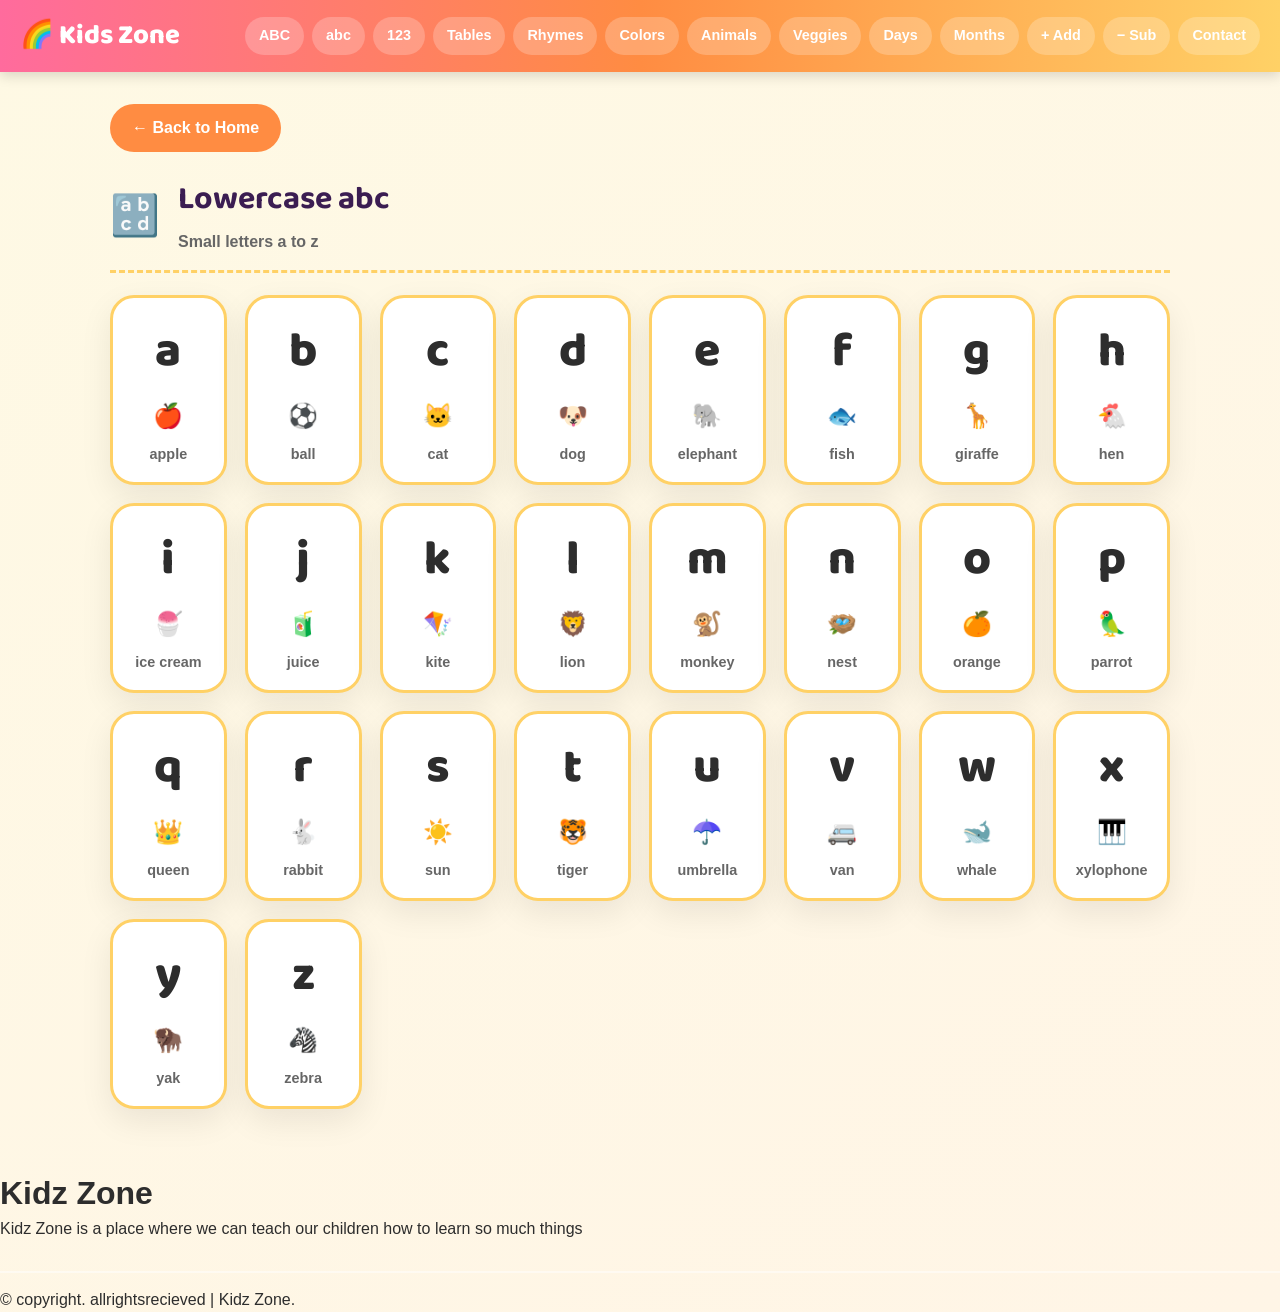
<file: abclower.html>
﻿<!DOCTYPE html>
<html lang="en">

<head>

    <meta charset="UTF-8">
    <meta name="viewport" content="width=device-width, initial-scale=1.0">

    <meta name="description" content="Learn small letters a to z alphabet for kids easily and quickly.">
    <meta name="keywords" content="small abc, lowercase letters, a to z learning">
    <meta name="robots" content="index, follow">

    <!-- Seperate Up -->

    <meta charset="UTF-8">
    <meta name="viewport" content="width=device-width, initial-scale=1.0">
    <title>Kids Zone | abc Lowercase</title>
    <link href="https://fonts.googleapis.com/css2?family=Baloo+2:wght@400;600;700;800&display=swap" rel="stylesheet">
    <link rel="stylesheet" href="styles.css">
</head>

<body>
    <nav class="top-nav">

        <a href="index.html" class="logo">🌈 Kids Zone</a>

        <p style="cursor: pointer;" id="menu-icon">🍔</p>

        <div class="page-links">

            <a href="abcupper.html">ABC</a>

            <a href="abclower.html">abc</a>

            <a href="numbers.html">123</a>

            <a href="tables.html">Tables</a>

            <a href="rhymes.html">Rhymes</a>

            <a href="colors.html">Colors</a>

            <a href="animals.html">Animals</a>

            <a href="vegetables.html">Veggies</a>

            <a href="days.html">Days</a>

            <a href="months.html">Months</a>

            <a href="addition.html">+ Add</a>

            <a href="subtraction.html">− Sub</a>

            <a href="contact.html">Contact</a>

        </div>

        <div id="drawer">

            <p id="cross" style="position: absolute; cursor: pointer; margin-left: 140px;">❌</p>

            <a href="abcupper.html">ABC</a>

            <a href="abclower.html">abc</a>

            <a href="numbers.html">123</a>

            <a href="tables.html">Tables</a>

            <a href="rhymes.html">Rhymes</a>

            <a href="colors.html">Colors</a>

            <a href="animals.html">Animals</a>

            <a href="vegetables.html">Veggies</a>

            <a href="days.html">Days</a>

            <a href="months.html">Months</a>

            <a href="addition.html">+ Add</a>

            <a href="subtraction.html">− Sub</a>

            <a href="contact.html">Contact</a>

        </div>

    </nav>

    <script>

        document.getElementById('menu-icon').addEventListener('click', function () {

            document.getElementById('drawer').style.display = 'block';

        });

        document.getElementById('cross').addEventListener('click', function () {

            document.getElementById('drawer').style.display = 'none';

        });

    </script>
    <div class="container">
        <a href="index.html" class="back-btn">← Back to Home</a>
        <div class="section-header">
            <span class="icon-big">🔡</span>
            <div>
                <h2>Lowercase abc</h2>
                <div class="subtitle">Small letters a to z</div>
            </div>
        </div>
        <div class="letter-grid">
            <div class="letter-card"><span class="big-letter">a</span><span class="word-icon">🍎</span><span
                    class="word">apple</span></div>
            <div class="letter-card"><span class="big-letter">b</span><span class="word-icon">⚽</span><span
                    class="word">ball</span></div>
            <div class="letter-card"><span class="big-letter">c</span><span class="word-icon">🐱</span><span
                    class="word">cat</span></div>
            <div class="letter-card"><span class="big-letter">d</span><span class="word-icon">🐶</span><span
                    class="word">dog</span></div>
            <div class="letter-card"><span class="big-letter">e</span><span class="word-icon">🐘</span><span
                    class="word">elephant</span></div>
            <div class="letter-card"><span class="big-letter">f</span><span class="word-icon">🐟</span><span
                    class="word">fish</span></div>
            <div class="letter-card"><span class="big-letter">g</span><span class="word-icon">🦒</span><span
                    class="word">giraffe</span></div>
            <div class="letter-card"><span class="big-letter">h</span><span class="word-icon">🐔</span><span
                    class="word">hen</span></div>
            <div class="letter-card"><span class="big-letter">i</span><span class="word-icon">🍧</span><span
                    class="word">ice
                    cream</span></div>
            <div class="letter-card"><span class="big-letter">j</span><span class="word-icon">🧃</span><span
                    class="word">juice</span></div>
            <div class="letter-card"><span class="big-letter">k</span><span class="word-icon">🪁</span><span
                    class="word">kite</span></div>
            <div class="letter-card"><span class="big-letter">l</span><span class="word-icon">🦁</span><span
                    class="word">lion</span></div>
            <div class="letter-card"><span class="big-letter">m</span><span class="word-icon">🐒</span><span
                    class="word">monkey</span></div>
            <div class="letter-card"><span class="big-letter">n</span><span class="word-icon">🪺</span><span
                    class="word">nest</span></div>
            <div class="letter-card"><span class="big-letter">o</span><span class="word-icon">🍊</span><span
                    class="word">orange</span></div>
            <div class="letter-card"><span class="big-letter">p</span><span class="word-icon">🦜</span><span
                    class="word">parrot</span></div>
            <div class="letter-card"><span class="big-letter">q</span><span class="word-icon">👑</span><span
                    class="word">queen</span></div>
            <div class="letter-card"><span class="big-letter">r</span><span class="word-icon">🐇</span><span
                    class="word">rabbit</span></div>
            <div class="letter-card"><span class="big-letter">s</span><span class="word-icon">☀️</span><span
                    class="word">sun</span></div>
            <div class="letter-card"><span class="big-letter">t</span><span class="word-icon">🐯</span><span
                    class="word">tiger</span></div>
            <div class="letter-card"><span class="big-letter">u</span><span class="word-icon">☂️</span><span
                    class="word">umbrella</span></div>
            <div class="letter-card"><span class="big-letter">v</span><span class="word-icon">🚐</span><span
                    class="word">van</span></div>
            <div class="letter-card"><span class="big-letter">w</span><span class="word-icon">🐋</span><span
                    class="word">whale</span></div>
            <div class="letter-card"><span class="big-letter">x</span><span class="word-icon">🎹</span><span
                    class="word">xylophone</span></div>
            <div class="letter-card"><span class="big-letter">y</span><span class="word-icon">🦬</span><span
                    class="word">yak</span></div>
            <div class="letter-card"><span class="big-letter">z</span><span class="word-icon">🦓</span><span
                    class="word">zebra</span></div>
        </div>
    </div>
    <footer>

        <div class="heading_main">
            <h1>Kidz Zone</h1>
        </div>

        <p>Kidz Zone is a place where we can teach our children how to learn so much things</p>

        <hr class="hr">

        <div class="lower_footer">

            <p> ©️ copyright. allrightsrecieved | Kidz Zone.</p>

        </div>

    </footer>
    <script src="script.js" defer></script>
</body>

</html>
</file>
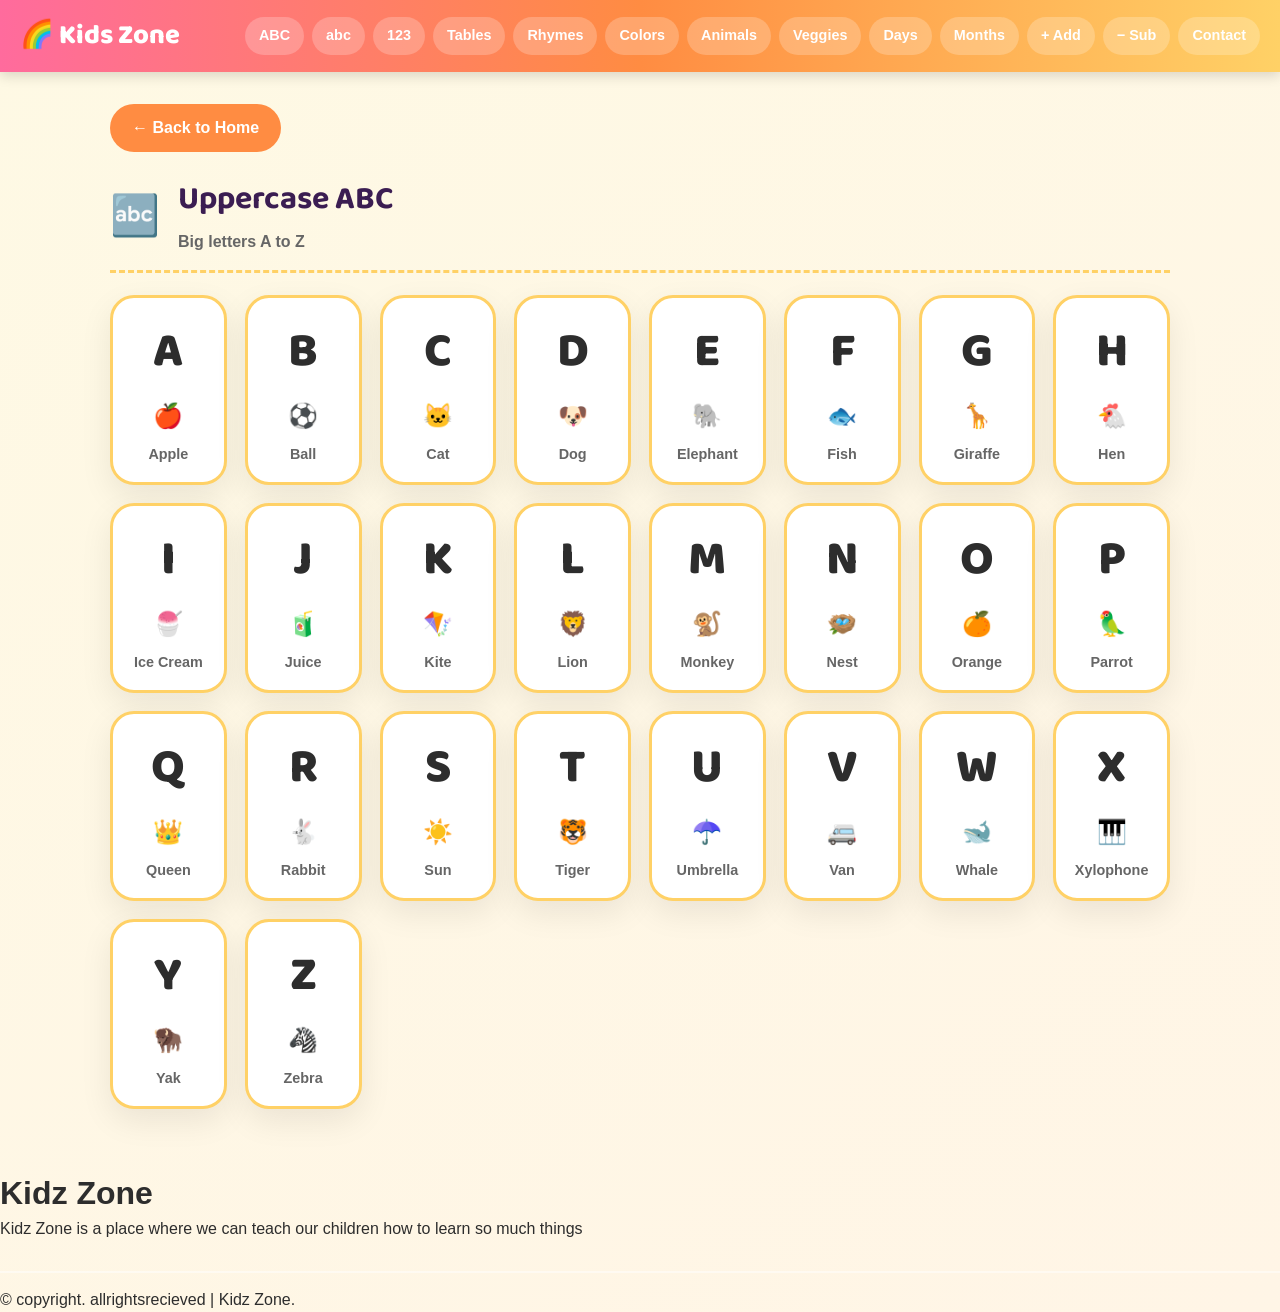
<file: abcupper.html>
﻿<!DOCTYPE html>
<html lang="en">

<head>

    <meta charset="UTF-8">
    <meta name="viewport" content="width=device-width, initial-scale=1.0">

    <meta name="description" content="Learn English ABC alphabet A to Z for kids in a fun and easy way.">
    <meta name="keywords" content="ABC for kids, alphabets learning, A to Z learning">
    <meta name="robots" content="index, follow">

    <!-- Seperate up -->
    <meta charset="UTF-8">
    <meta name="viewport" content="width=device-width, initial-scale=1.0">
    <title>Kids Zone | ABC Uppercase</title>
    <link href="https://fonts.googleapis.com/css2?family=Baloo+2:wght@400;600;700;800&display=swap" rel="stylesheet">
    <link rel="stylesheet" href="styles.css">
</head>

<body>
    <nav class="top-nav">

        <a href="index.html" class="logo">🌈 Kids Zone</a>

        <p style="cursor: pointer; position: absolute; top: 20px; right: 20px; color: white;" id="menu-icon"> <i
                class="fa-solid fa-bars"></i> </p>

        <div class="page-links">

            <a href="abcupper.html">ABC</a>

            <a href="abclower.html">abc</a>

            <a href="numbers.html">123</a>

            <a href="tables.html">Tables</a>

            <a href="rhymes.html">Rhymes</a>

            <a href="colors.html">Colors</a>

            <a href="animals.html">Animals</a>

            <a href="vegetables.html">Veggies</a>

            <a href="days.html">Days</a>

            <a href="months.html">Months</a>

            <a href="addition.html">+ Add</a>

            <a href="subtraction.html">− Sub</a>

            <a href="contact.html">Contact</a>

        </div>

        <div id="drawer">

            <p id="cross" style="position: absolute; cursor: pointer; margin-left: 140px;">❌</p>

            <a href="abcupper.html">ABC</a>

            <a href="abclower.html">abc</a>

            <a href="numbers.html">123</a>

            <a href="tables.html">Tables</a>

            <a href="rhymes.html">Rhymes</a>

            <a href="colors.html">Colors</a>

            <a href="animals.html">Animals</a>

            <a href="vegetables.html">Veggies</a>

            <a href="days.html">Days</a>

            <a href="months.html">Months</a>

            <a href="addition.html">+ Add</a>

            <a href="subtraction.html">− Sub</a>

            <a href="contact.html">Contact</a>

        </div>

    </nav>

    <script>

        document.getElementById('menu-icon').addEventListener('click', function () {

            document.getElementById('drawer').style.display = 'block';

        });

        document.getElementById('cross').addEventListener('click', function () {

            document.getElementById('drawer').style.display = 'none';

        });

    </script>
    <div class="container">
        <a href="index.html" class="back-btn">← Back to Home</a>
        <div class="section-header">
            <span class="icon-big">🔤</span>
            <div>
                <h2>Uppercase ABC</h2>
                <div class="subtitle">Big letters A to Z</div>
            </div>
        </div>
        <div class="letter-grid">
            <div class="letter-card"><span class="big-letter">A</span><span class="word-icon">🍎</span><span
                    class="word">Apple</span></div>
            <div class="letter-card"><span class="big-letter">B</span><span class="word-icon">⚽</span><span
                    class="word">Ball</span></div>
            <div class="letter-card"><span class="big-letter">C</span><span class="word-icon">🐱</span><span
                    class="word">Cat</span></div>
            <div class="letter-card"><span class="big-letter">D</span><span class="word-icon">🐶</span><span
                    class="word">Dog</span></div>
            <div class="letter-card"><span class="big-letter">E</span><span class="word-icon">🐘</span><span
                    class="word">Elephant</span></div>
            <div class="letter-card"><span class="big-letter">F</span><span class="word-icon">🐟</span><span
                    class="word">Fish</span></div>
            <div class="letter-card"><span class="big-letter">G</span><span class="word-icon">🦒</span><span
                    class="word">Giraffe</span></div>
            <div class="letter-card"><span class="big-letter">H</span><span class="word-icon">🐔</span><span
                    class="word">Hen</span></div>
            <div class="letter-card"><span class="big-letter">I</span><span class="word-icon">🍧</span><span
                    class="word">Ice
                    Cream</span></div>
            <div class="letter-card"><span class="big-letter">J</span><span class="word-icon">🧃</span><span
                    class="word">Juice</span></div>
            <div class="letter-card"><span class="big-letter">K</span><span class="word-icon">🪁</span><span
                    class="word">Kite</span></div>
            <div class="letter-card"><span class="big-letter">L</span><span class="word-icon">🦁</span><span
                    class="word">Lion</span></div>
            <div class="letter-card"><span class="big-letter">M</span><span class="word-icon">🐒</span><span
                    class="word">Monkey</span></div>
            <div class="letter-card"><span class="big-letter">N</span><span class="word-icon">🪺</span><span
                    class="word">Nest</span></div>
            <div class="letter-card"><span class="big-letter">O</span><span class="word-icon">🍊</span><span
                    class="word">Orange</span></div>
            <div class="letter-card"><span class="big-letter">P</span><span class="word-icon">🦜</span><span
                    class="word">Parrot</span></div>
            <div class="letter-card"><span class="big-letter">Q</span><span class="word-icon">👑</span><span
                    class="word">Queen</span></div>
            <div class="letter-card"><span class="big-letter">R</span><span class="word-icon">🐇</span><span
                    class="word">Rabbit</span></div>
            <div class="letter-card"><span class="big-letter">S</span><span class="word-icon">☀️</span><span
                    class="word">Sun</span></div>
            <div class="letter-card"><span class="big-letter">T</span><span class="word-icon">🐯</span><span
                    class="word">Tiger</span></div>
            <div class="letter-card"><span class="big-letter">U</span><span class="word-icon">☂️</span><span
                    class="word">Umbrella</span></div>
            <div class="letter-card"><span class="big-letter">V</span><span class="word-icon">🚐</span><span
                    class="word">Van</span></div>
            <div class="letter-card"><span class="big-letter">W</span><span class="word-icon">🐋</span><span
                    class="word">Whale</span></div>
            <div class="letter-card"><span class="big-letter">X</span><span class="word-icon">🎹</span><span
                    class="word">Xylophone</span></div>
            <div class="letter-card"><span class="big-letter">Y</span><span class="word-icon">🦬</span><span
                    class="word">Yak</span></div>
            <div class="letter-card"><span class="big-letter">Z</span><span class="word-icon">🦓</span><span
                    class="word">Zebra</span></div>
        </div>
    </div>
    <footer>

        <div class="heading_main">
            <h1>Kidz Zone</h1>
        </div>

        <p>Kidz Zone is a place where we can teach our children how to learn so much things</p>

        <hr class="hr">

        <div class="lower_footer">

            <p> ©️ copyright. allrightsrecieved | Kidz Zone.</p>

        </div>

    </footer>
    <script src="script.js" defer></script>
</body>

</html>
</file>
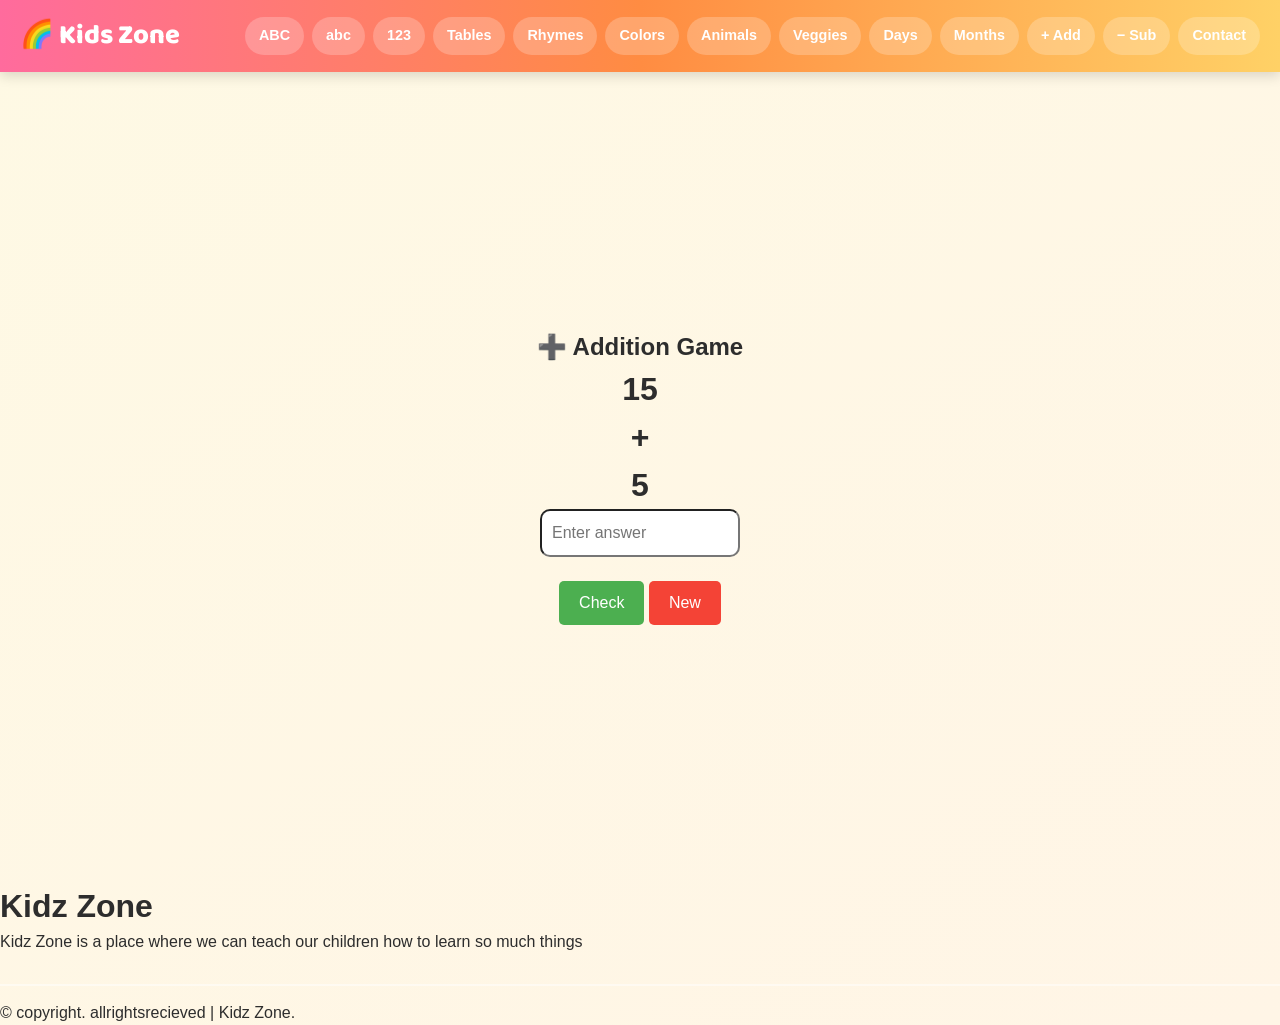
<file: addition.html>
﻿<!DOCTYPE html>
<html lang="en">

<head>

  <meta charset="UTF-8">
  <meta name="viewport" content="width=device-width, initial-scale=1.0">

  <meta name="description" content="Learn simple addition for kids with easy examples.">
  <meta name="keywords" content="addition for kids, math learning, add numbers">
  <meta name="robots" content="index, follow">

  <!-- Seperate Up -->

  <meta charset="UTF-8">
  <meta name="viewport" content="width=device-width, initial-scale=1.0">
  <title>Kids Zone | Addition</title>
  <link href="https://fonts.googleapis.com/css2?family=Baloo+2:wght@400;600;700;800&display=swap" rel="stylesheet">
  <link rel="stylesheet" href="styles.css">
</head>

<body>
  <nav class="top-nav">

    <a href="index.html" class="logo">🌈 Kids Zone</a>

    <p style="cursor: pointer;" id="menu-icon">🍔</p>

    <div class="page-links">

      <a href="abcupper.html">ABC</a>

      <a href="abclower.html">abc</a>

      <a href="numbers.html">123</a>

      <a href="tables.html">Tables</a>

      <a href="rhymes.html">Rhymes</a>

      <a href="colors.html">Colors</a>

      <a href="animals.html">Animals</a>

      <a href="vegetables.html">Veggies</a>

      <a href="days.html">Days</a>

      <a href="months.html">Months</a>

      <a href="addition.html">+ Add</a>

      <a href="subtraction.html">− Sub</a>

      <a href="contact.html">Contact</a>

    </div>

    <div id="drawer">

      <p id="cross" style="position: absolute; cursor: pointer; margin-left: 140px;">❌</p>

      <a href="abcupper.html">ABC</a>

      <a href="abclower.html">abc</a>

      <a href="numbers.html">123</a>

      <a href="tables.html">Tables</a>

      <a href="rhymes.html">Rhymes</a>

      <a href="colors.html">Colors</a>

      <a href="animals.html">Animals</a>

      <a href="vegetables.html">Veggies</a>

      <a href="days.html">Days</a>

      <a href="months.html">Months</a>

      <a href="addition.html">+ Add</a>

      <a href="subtraction.html">− Sub</a>

      <a href="contact.html">Contact</a>

    </div>

  </nav>

  <script>

    document.getElementById('menu-icon').addEventListener('click', function () {

      document.getElementById('drawer').style.display = 'block';

    });

    document.getElementById('cross').addEventListener('click', function () {

      document.getElementById('drawer').style.display = 'none';

    });

  </script>
  </nav>
  <div class="main_container_add">

    <div class="inner_cont_add">

      <h2>➕ Addition Game</h2>

      <div class="number">

        <h1 id="n1">0</h1>
        <h1>+</h1>
        <h1 id="n2">0</h1>

      </div>

      <input type="number" style="width: 200px; border-radius: 10px; padding: 10px;" id="ans"
        placeholder="Enter answer">
      <br><br>

      <button onclick="check()"
        style="background: #4CAF50; color: white; border: none; padding: 10px 20px; border-radius: 5px; cursor: pointer;">Check</button>
      <button onclick="newQ()"
        style="background: #f44336; color: white; border: none; padding: 10px 20px; border-radius: 5px; cursor: pointer;">New</button>

      <p id="msg"></p>

    </div>

  </div>

  <script>
    let a, b;

    function newQ() {
      a = Math.floor(Math.random() * 20) + 1;
      b = Math.floor(Math.random() * 20) + 1;

      document.getElementById("n1").innerText = a;
      document.getElementById("n2").innerText = b;
      document.getElementById("ans").value = "";
      document.getElementById("msg").innerText = "";
    }

    function check() {
      let user = Number(document.getElementById("ans").value);

      if (user === a + b) {
        document.getElementById("msg").innerText = "Correct 🎉";
      } else {
        document.getElementById("msg").innerText = "Wrong ❌ Answer is " + (a + b);
      }
    }

    newQ();
  </script>

  <footer>

    <div class="heading_main">
      <h1>Kidz Zone</h1>
    </div>

    <p>Kidz Zone is a place where we can teach our children how to learn so much things</p>

    <hr class="hr">

    <div class="lower_footer">

      <p> ©️ copyright. allrightsrecieved | Kidz Zone.</p>

    </div>

  </footer>
  <script src="script.js" defer></script>
</body>

</html>
</file>
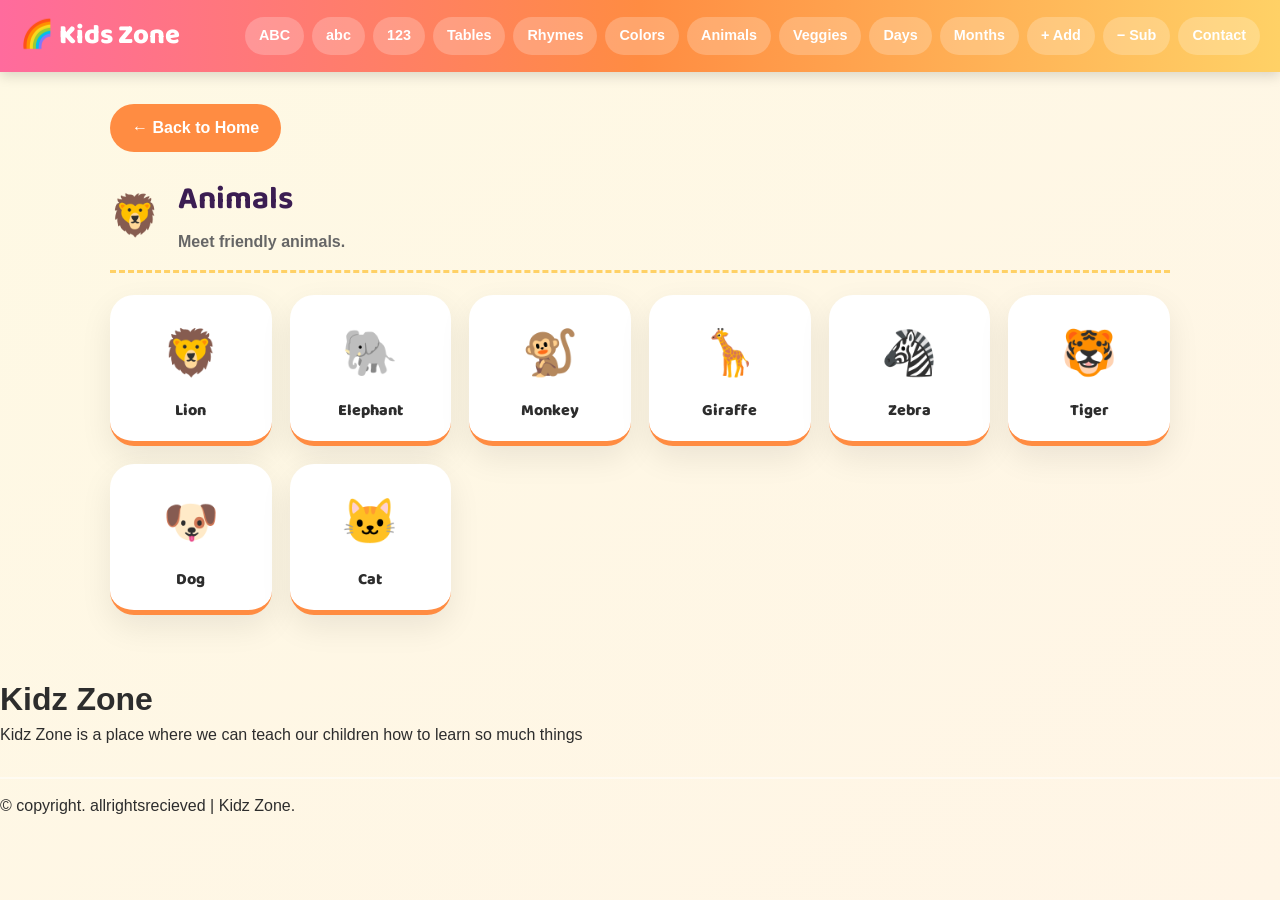
<file: animals.html>
﻿<!DOCTYPE html>
<html lang="en">

<head>

  <meta charset="UTF-8">
  <meta name="viewport" content="width=device-width, initial-scale=1.0">

  <meta name="description" content="Learn animal names like lion, tiger, dog, cat in an easy way for kids.">
  <meta name="keywords" content="animals for kids, animal names, kids learning animals">
  <meta name="robots" content="index, follow">

  <!-- Seperate Up -->

  <meta charset="UTF-8">
  <meta name="viewport" content="width=device-width, initial-scale=1.0">
  <title>Kids Zone | Animals</title>
  <link href="https://fonts.googleapis.com/css2?family=Baloo+2:wght@400;600;700;800&display=swap" rel="stylesheet">
  <link rel="stylesheet" href="styles.css">
</head>

<body>
  <nav class="top-nav">

    <a href="index.html" class="logo">🌈 Kids Zone</a>

    <p style="cursor: pointer;" id="menu-icon">🍔</p>

    <div class="page-links">

      <a href="abcupper.html">ABC</a>

      <a href="abclower.html">abc</a>

      <a href="numbers.html">123</a>

      <a href="tables.html">Tables</a>

      <a href="rhymes.html">Rhymes</a>

      <a href="colors.html">Colors</a>

      <a href="animals.html">Animals</a>

      <a href="vegetables.html">Veggies</a>

      <a href="days.html">Days</a>

      <a href="months.html">Months</a>

      <a href="addition.html">+ Add</a>

      <a href="subtraction.html">− Sub</a>

      <a href="contact.html">Contact</a>

    </div>

    <div id="drawer">

      <p id="cross" style="position: absolute; cursor: pointer; margin-left: 140px;">❌</p>

      <a href="abcupper.html">ABC</a>

      <a href="abclower.html">abc</a>

      <a href="numbers.html">123</a>

      <a href="tables.html">Tables</a>

      <a href="rhymes.html">Rhymes</a>

      <a href="colors.html">Colors</a>

      <a href="animals.html">Animals</a>

      <a href="vegetables.html">Veggies</a>

      <a href="days.html">Days</a>

      <a href="months.html">Months</a>

      <a href="addition.html">+ Add</a>

      <a href="subtraction.html">− Sub</a>

      <a href="contact.html">Contact</a>

    </div>

  </nav>

  <script>

    document.getElementById('menu-icon').addEventListener('click', function () {

      document.getElementById('drawer').style.display = 'block';

    });

    document.getElementById('cross').addEventListener('click', function () {

      document.getElementById('drawer').style.display = 'none';

    });

  </script>
  <div class="container">
    <a href="index.html" class="back-btn">← Back to Home</a>
    <div class="section-header">
      <span class="icon-big">🦁</span>
      <div>
        <h2>Animals</h2>
        <div class="subtitle">Meet friendly animals.</div>
      </div>
    </div>
    <div class="animals-grid">
      <div class="animal-card"><span class="animal-icon">🦁</span><span class="animal-name">Lion</span></div>
      <div class="animal-card"><span class="animal-icon">🐘</span><span class="animal-name">Elephant</span></div>
      <div class="animal-card"><span class="animal-icon">🐒</span><span class="animal-name">Monkey</span></div>
      <div class="animal-card"><span class="animal-icon">🦒</span><span class="animal-name">Giraffe</span></div>
      <div class="animal-card"><span class="animal-icon">🦓</span><span class="animal-name">Zebra</span></div>
      <div class="animal-card"><span class="animal-icon">🐯</span><span class="animal-name">Tiger</span></div>
      <div class="animal-card"><span class="animal-icon">🐶</span><span class="animal-name">Dog</span></div>
      <div class="animal-card"><span class="animal-icon">🐱</span><span class="animal-name">Cat</span></div>
    </div>

    <!-- Animal sound audio elements -->
    <audio id="lion-sound" preload="none">
      <source src="sounds/lion.mp3" type="audio/mpeg">
      <source src="sounds/lion.wav" type="audio/wav">
    </audio>
    <audio id="elephant-sound" preload="none">
      <source src="sounds/elephant.mp3" type="audio/mpeg">
      <source src="sounds/elephant.wav" type="audio/wav">
    </audio>
    <audio id="monkey-sound" preload="none">
      <source src="sounds/monkey.mp3" type="audio/mpeg">
      <source src="sounds/monkey.wav" type="audio/wav">
    </audio>
    <audio id="giraffe-sound" preload="none">
      <source src="sounds/giraffe.mp3" type="audio/mpeg">
      <source src="sounds/giraffe.wav" type="audio/wav">
    </audio>
    <audio id="zebra-sound" preload="none">
      <source src="sounds/zebra.mp3" type="audio/mpeg">
      <source src="sounds/zebra.wav" type="audio/wav">
    </audio>
    <audio id="tiger-sound" preload="none">
      <source src="sounds/tiger.mp3" type="audio/mpeg">
      <source src="sounds/tiger.wav" type="audio/wav">
    </audio>
    <audio id="dog-sound" preload="none">
      <source src="sounds/dog.mp3" type="audio/mpeg">
      <source src="sounds/dog.wav" type="audio/wav">
    </audio>
    <audio id="cat-sound" preload="none">
      <source src="sounds/cat.mp3" type="audio/mpeg">
      <source src="sounds/cat.wav" type="audio/wav">
    </audio>

  </div>
  <footer>

    <div class="heading_main">
      <h1>Kidz Zone</h1>
    </div>

    <p>Kidz Zone is a place where we can teach our children how to learn so much things</p>

    <hr class="hr">

    <div class="lower_footer">

      <p> ©️ copyright. allrightsrecieved | Kidz Zone.</p>

    </div>

  </footer>
  <script src="script.js" defer></script>
</body>

</html>
</file>
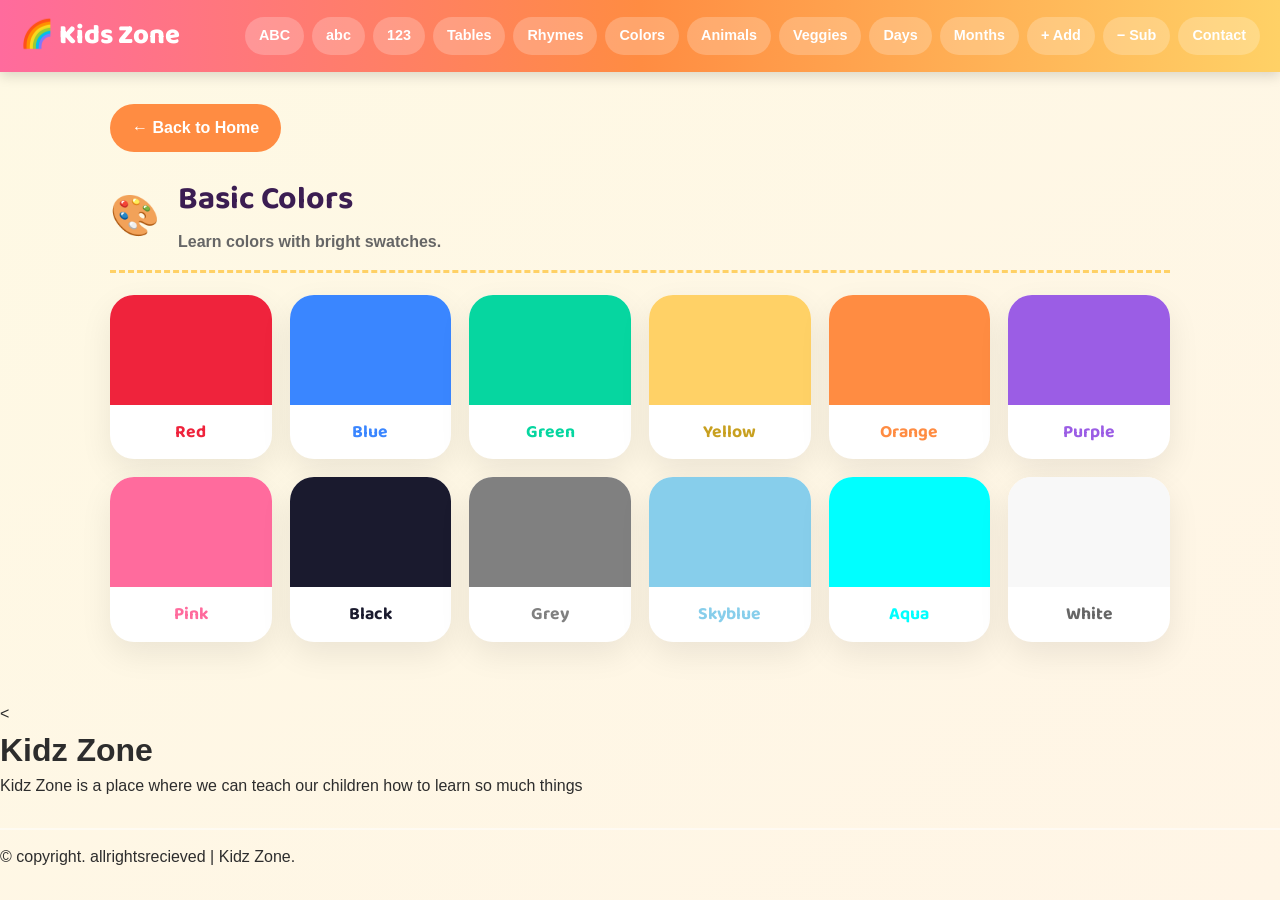
<file: colors.html>
﻿<!DOCTYPE html>
<html lang="en">

<head>

  <meta charset="UTF-8">
  <meta name="viewport" content="width=device-width, initial-scale=1.0">

  <meta name="description" content="Learn basic colors like red, blue, green, yellow in a fun way.">
  <meta name="keywords" content="colors for kids, learn colors, basic colors">
  <meta name="robots" content="index, follow">

  <!-- Seperate Up -->

  <meta charset="UTF-8">
  <meta name="viewport" content="width=device-width, initial-scale=1.0">
  <title>Kids Zone | Colors</title>
  <link href="https://fonts.googleapis.com/css2?family=Baloo+2:wght@400;600;700;800&display=swap" rel="stylesheet">
  <link rel="stylesheet" href="styles.css">
</head>

<body>
  <nav class="top-nav">

    <a href="index.html" class="logo">🌈 Kids Zone</a>

    <p style="cursor: pointer;" id="menu-icon">🍔</p>

    <div class="page-links">

      <a href="abcupper.html">ABC</a>

      <a href="abclower.html">abc</a>

      <a href="numbers.html">123</a>

      <a href="tables.html">Tables</a>

      <a href="rhymes.html">Rhymes</a>

      <a href="colors.html">Colors</a>

      <a href="animals.html">Animals</a>

      <a href="vegetables.html">Veggies</a>

      <a href="days.html">Days</a>

      <a href="months.html">Months</a>

      <a href="addition.html">+ Add</a>

      <a href="subtraction.html">− Sub</a>

      <a href="contact.html">Contact</a>

    </div>

    <div id="drawer">

      <p id="cross" style="position: absolute; cursor: pointer; margin-left: 140px;">❌</p>

      <a href="abcupper.html">ABC</a>

      <a href="abclower.html">abc</a>

      <a href="numbers.html">123</a>

      <a href="tables.html">Tables</a>

      <a href="rhymes.html">Rhymes</a>

      <a href="colors.html">Colors</a>

      <a href="animals.html">Animals</a>

      <a href="vegetables.html">Veggies</a>

      <a href="days.html">Days</a>

      <a href="months.html">Months</a>

      <a href="addition.html">+ Add</a>

      <a href="subtraction.html">− Sub</a>

      <a href="contact.html">Contact</a>

    </div>

  </nav>

  <script>

    document.getElementById('menu-icon').addEventListener('click', function () {

      document.getElementById('drawer').style.display = 'block';

    });

    document.getElementById('cross').addEventListener('click', function () {

      document.getElementById('drawer').style.display = 'none';

    });

  </script>
  <div class="container">
    <a href="index.html" class="back-btn">← Back to Home</a>
    <div class="section-header">
      <span class="icon-big">🎨</span>
      <div>
        <h2>Basic Colors</h2>
        <div class="subtitle">Learn colors with bright swatches.</div>
      </div>
    </div>
    <div class="colors-grid">
      <div class="color-card">
        <div class="color-swatch" style="background:#ef233c"></div>
        <div class="color-label" style="color:#ef233c">Red</div>
      </div>
      <div class="color-card">
        <div class="color-swatch" style="background:#3a86ff"></div>
        <div class="color-label" style="color:#3a86ff">Blue</div>
      </div>
      <div class="color-card">
        <div class="color-swatch" style="background:#06d6a0"></div>
        <div class="color-label" style="color:#06d6a0">Green</div>
      </div>
      <div class="color-card">
        <div class="color-swatch" style="background:#ffd166"></div>
        <div class="color-label" style="color:#c8a020">Yellow</div>
      </div>
      <div class="color-card">
        <div class="color-swatch" style="background:#ff8c42"></div>
        <div class="color-label" style="color:#ff8c42">Orange</div>
      </div>
      <div class="color-card">
        <div class="color-swatch" style="background:#9b5de5"></div>
        <div class="color-label" style="color:#9b5de5">Purple</div>
      </div>
      <div class="color-card">
        <div class="color-swatch" style="background:#ff6b9d"></div>
        <div class="color-label" style="color:#ff6b9d">Pink</div>
      </div>
      <div class="color-card">
        <div class="color-swatch" style="background:#1a1a2e"></div>
        <div class="color-label" style="color:#1a1a2e">Black</div>
      </div>
      
      <div class="color-card">
        <div class="color-swatch" style="background: grey;"></div>
        <div class="color-label" style="color:grey">Grey</div>
      </div>

      <div class="color-card">
        <div class="color-swatch" style="background: skyblue;"></div>
        <div class="color-label" style="color:skyblue">Skyblue</div>
      </div>

      <div class="color-card">
        <div class="color-swatch" style="background: aqua;"></div>
        <div class="color-label" style="color:aqua">Aqua</div>
      </div>
      <div class="color-card">
        <div class="color-swatch" style="background:#f8f8f8;"></div>
        <div class="color-label" style="color:#666">White</div>
      </div>
    </div>
  </div>
  <<footer>

    <div class="heading_main"><h1>Kidz Zone</h1></div>
    
    <p>Kidz Zone is a place where we can teach our children how to learn so much things</p>

    <hr class="hr">

    <div class="lower_footer">

      <p> ©️ copyright. allrightsrecieved | Kidz Zone.</p>

    </div>

  </footer>
  <script src="script.js" defer></script>
</body>

</html>
</file>
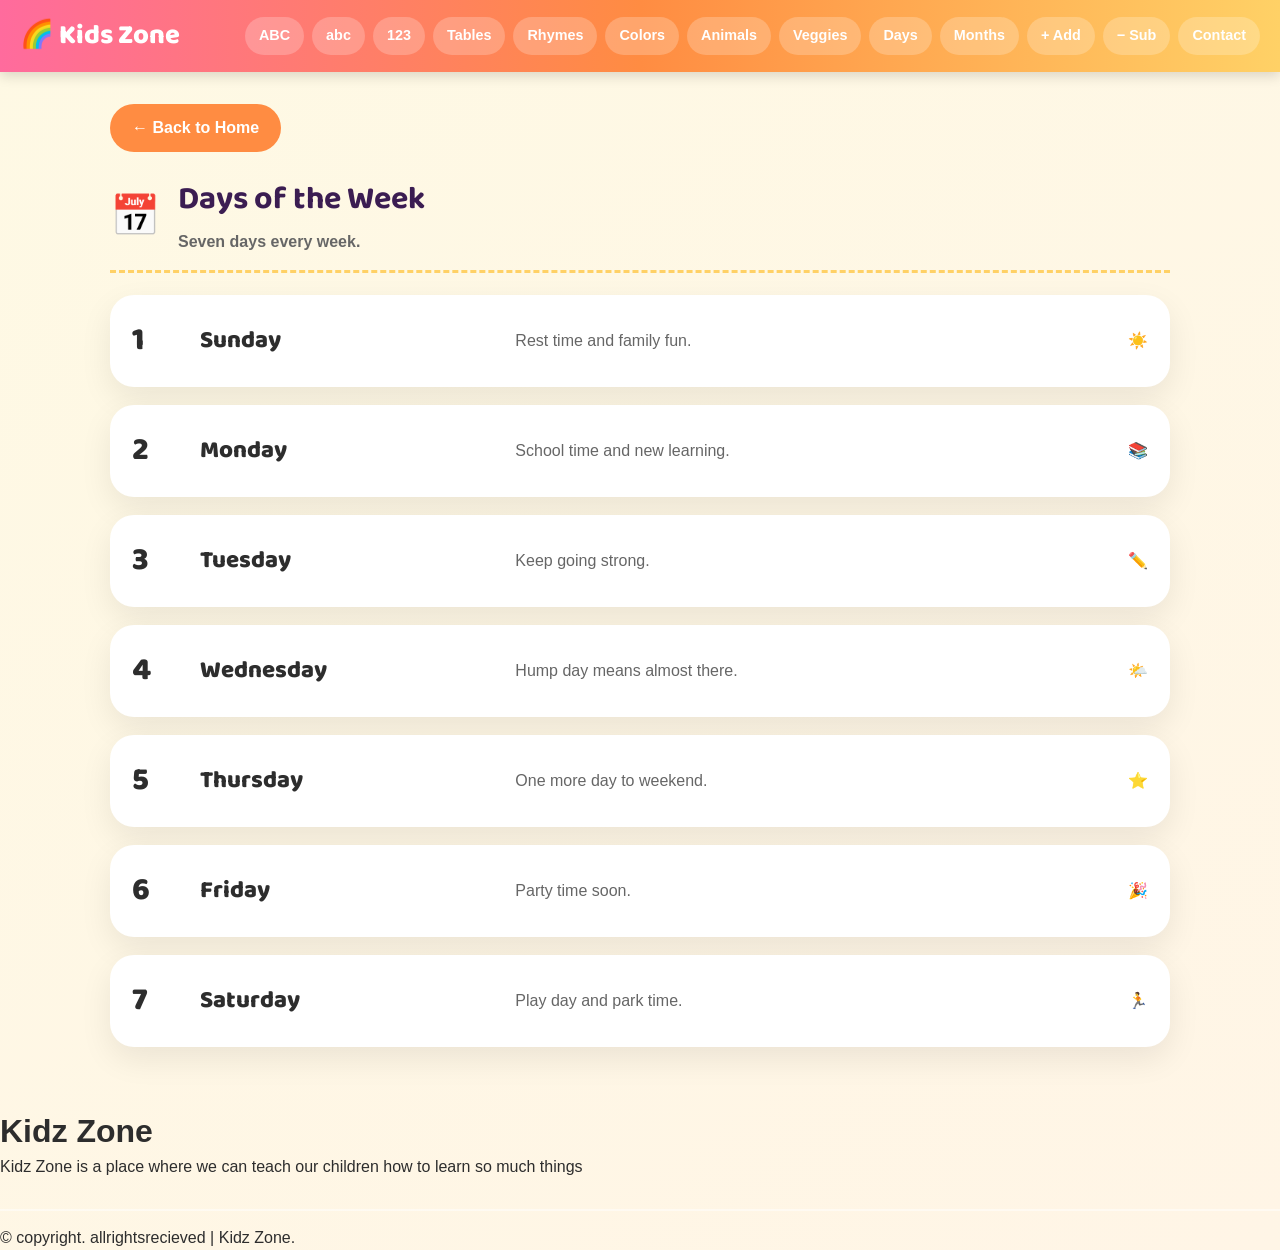
<file: days.html>
﻿<!DOCTYPE html>
<html lang="en">

<head>

  <meta charset="UTF-8">
  <meta name="viewport" content="width=device-width, initial-scale=1.0">

  <meta name="description" content="Learn days of the week from Monday to Sunday easily.">
  <meta name="keywords" content="days of week, monday tuesday wednesday learning">
  <meta name="robots" content="index, follow">

  <!-- Seperate Up -->

  <meta charset="UTF-8">
  <meta name="viewport" content="width=device-width, initial-scale=1.0">
  <title>Kids Zone | Days</title>
  <link href="https://fonts.googleapis.com/css2?family=Baloo+2:wght@400;600;700;800&display=swap" rel="stylesheet">
  <link rel="stylesheet" href="styles.css">
</head>

<body>
  <nav class="top-nav">

    <a href="index.html" class="logo">🌈 Kids Zone</a>

    <p style="cursor: pointer;" id="menu-icon">🍔</p>

    <div class="page-links">

      <a href="abcupper.html">ABC</a>

      <a href="abclower.html">abc</a>

      <a href="numbers.html">123</a>

      <a href="tables.html">Tables</a>

      <a href="rhymes.html">Rhymes</a>

      <a href="colors.html">Colors</a>

      <a href="animals.html">Animals</a>

      <a href="vegetables.html">Veggies</a>

      <a href="days.html">Days</a>

      <a href="months.html">Months</a>

      <a href="addition.html">+ Add</a>

      <a href="subtraction.html">− Sub</a>

      <a href="contact.html">Contact</a>

    </div>

    <div id="drawer">

      <p id="cross" style="position: absolute; cursor: pointer; margin-left: 140px;">❌</p>

      <a href="abcupper.html">ABC</a>

      <a href="abclower.html">abc</a>

      <a href="numbers.html">123</a>

      <a href="tables.html">Tables</a>

      <a href="rhymes.html">Rhymes</a>

      <a href="colors.html">Colors</a>

      <a href="animals.html">Animals</a>

      <a href="vegetables.html">Veggies</a>

      <a href="days.html">Days</a>

      <a href="months.html">Months</a>

      <a href="addition.html">+ Add</a>

      <a href="subtraction.html">− Sub</a>

      <a href="contact.html">Contact</a>

    </div>

  </nav>

  <script>

    document.getElementById('menu-icon').addEventListener('click', function () {

      document.getElementById('drawer').style.display = 'block';

    });

    document.getElementById('cross').addEventListener('click', function () {

      document.getElementById('drawer').style.display = 'none';

    });

  </script>
  <div class="container">
    <a href="index.html" class="back-btn">← Back to Home</a>
    <div class="section-header">
      <span class="icon-big">📅</span>
      <div>
        <h2>Days of the Week</h2>
        <div class="subtitle">Seven days every week.</div>
      </div>
    </div>
    <div class="days-list">
      <div class="day-card">
        <div class="day-number">1</div>
        <div class="day-name">Sunday</div>
        <div class="day-desc">Rest time and family fun.</div>
        <div class="day-icon">☀️</div>
      </div>
      <div class="day-card">
        <div class="day-number">2</div>
        <div class="day-name">Monday</div>
        <div class="day-desc">School time and new learning.</div>
        <div class="day-icon">📚</div>
      </div>
      <div class="day-card">
        <div class="day-number">3</div>
        <div class="day-name">Tuesday</div>
        <div class="day-desc">Keep going strong.</div>
        <div class="day-icon">✏️</div>
      </div>
      <div class="day-card">
        <div class="day-number">4</div>
        <div class="day-name">Wednesday</div>
        <div class="day-desc">Hump day means almost there.</div>
        <div class="day-icon">🌤️</div>
      </div>
      <div class="day-card">
        <div class="day-number">5</div>
        <div class="day-name">Thursday</div>
        <div class="day-desc">One more day to weekend.</div>
        <div class="day-icon">⭐</div>
      </div>
      <div class="day-card">
        <div class="day-number">6</div>
        <div class="day-name">Friday</div>
        <div class="day-desc">Party time soon.</div>
        <div class="day-icon">🎉</div>
      </div>
      <div class="day-card">
        <div class="day-number">7</div>
        <div class="day-name">Saturday</div>
        <div class="day-desc">Play day and park time.</div>
        <div class="day-icon">🏃</div>
      </div>
    </div>
  </div>
  <footer>

    <div class="heading_main">
      <h1>Kidz Zone</h1>
    </div>

    <p>Kidz Zone is a place where we can teach our children how to learn so much things</p>

    <hr class="hr">

    <div class="lower_footer">

      <p> ©️ copyright. allrightsrecieved | Kidz Zone.</p>

    </div>

  </footer>
  <script src="script.js" defer></script>
</body>

</html>
</file>
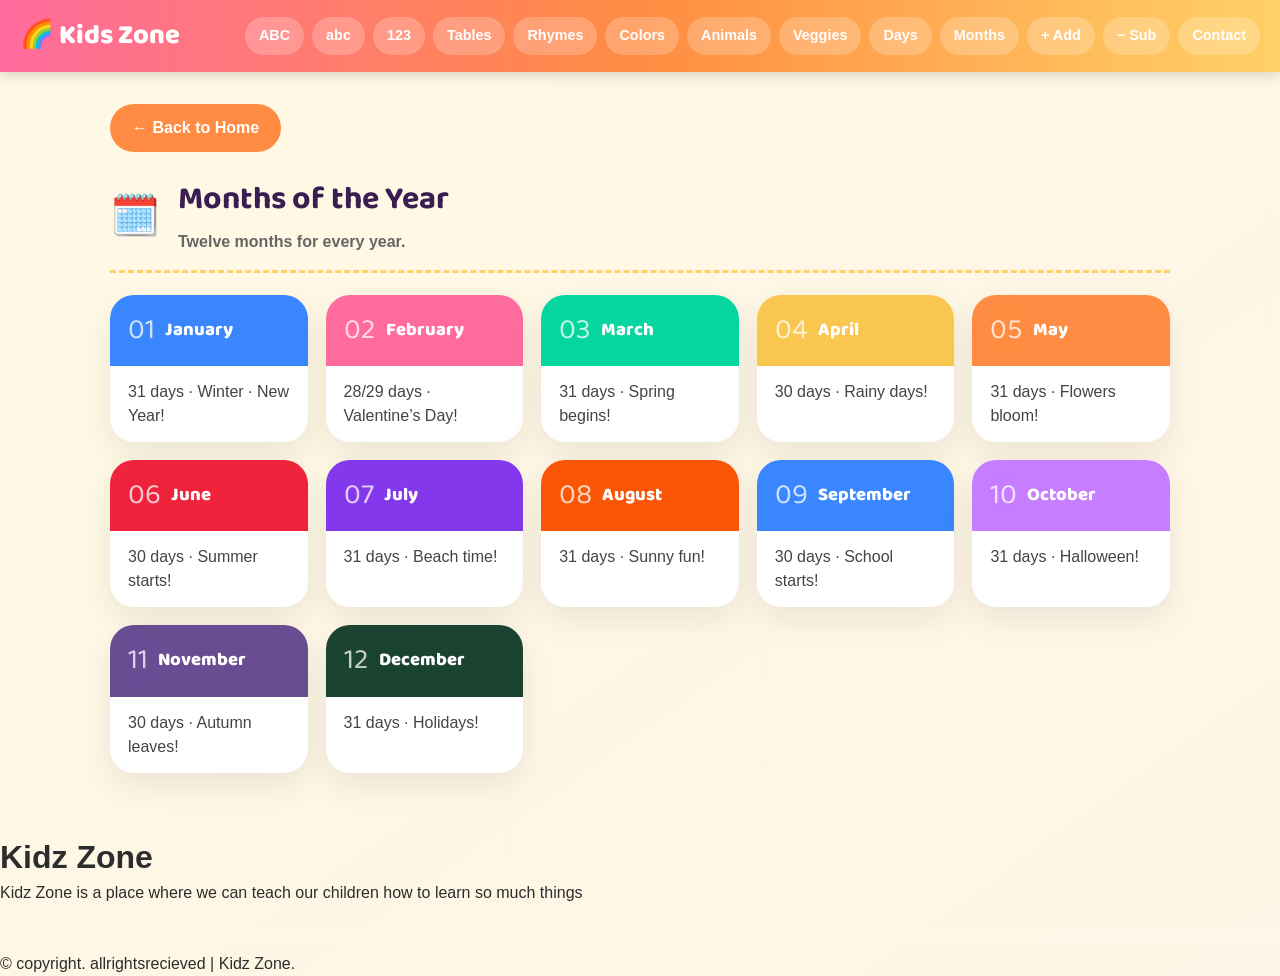
<file: months.html>
﻿<!DOCTYPE html>
<html lang="en">

<head>

  <meta charset="UTF-8">
  <meta name="viewport" content="width=device-width, initial-scale=1.0">

  <meta name="description" content="Learn all 12 months of the year in an easy way for kids.">
  <meta name="keywords" content="months of year, january to december, kids learning">
  <meta name="robots" content="index, follow">

  <!-- Seperate Up -->

  <meta charset="UTF-8">
  <meta name="viewport" content="width=device-width, initial-scale=1.0">
  <title>Kids Zone | Months</title>
  <link href="https://fonts.googleapis.com/css2?family=Baloo+2:wght@400;600;700;800&display=swap" rel="stylesheet">
  <link rel="stylesheet" href="styles.css">
</head>

<body>
  <nav class="top-nav">

    <a href="index.html" class="logo">🌈 Kids Zone</a>

    <p style="cursor: pointer;" id="menu-icon">🍔</p>

    <div class="page-links">

      <a href="abcupper.html">ABC</a>

      <a href="abclower.html">abc</a>

      <a href="numbers.html">123</a>

      <a href="tables.html">Tables</a>

      <a href="rhymes.html">Rhymes</a>

      <a href="colors.html">Colors</a>

      <a href="animals.html">Animals</a>

      <a href="vegetables.html">Veggies</a>

      <a href="days.html">Days</a>

      <a href="months.html">Months</a>

      <a href="addition.html">+ Add</a>

      <a href="subtraction.html">− Sub</a>

      <a href="contact.html">Contact</a>

    </div>

    <div id="drawer">

      <p id="cross" style="position: absolute; cursor: pointer; margin-left: 140px;">❌</p>

      <a href="abcupper.html">ABC</a>

      <a href="abclower.html">abc</a>

      <a href="numbers.html">123</a>

      <a href="tables.html">Tables</a>

      <a href="rhymes.html">Rhymes</a>

      <a href="colors.html">Colors</a>

      <a href="animals.html">Animals</a>

      <a href="vegetables.html">Veggies</a>

      <a href="days.html">Days</a>

      <a href="months.html">Months</a>

      <a href="addition.html">+ Add</a>

      <a href="subtraction.html">− Sub</a>

      <a href="contact.html">Contact</a>

    </div>

  </nav>

  <script>

    document.getElementById('menu-icon').addEventListener('click', function () {

      document.getElementById('drawer').style.display = 'block';

    });

    document.getElementById('cross').addEventListener('click', function () {

      document.getElementById('drawer').style.display = 'none';

    });

  </script>
  <div class="container">
    <a href="index.html" class="back-btn">← Back to Home</a>
    <div class="section-header">
      <span class="icon-big">🗓️</span>
      <div>
        <h2>Months of the Year</h2>
        <div class="subtitle">Twelve months for every year.</div>
      </div>
    </div>
    <div class="months-grid">
      <div class="month-card">
        <div class="month-header" style="background:#3a86ff;"><span class="month-num">01</span><span
            class="month-name">January</span></div>
        <div class="month-body">31 days · Winter · New Year!</div>
      </div>
      <div class="month-card">
        <div class="month-header" style="background:#ff6b9d;"><span class="month-num">02</span><span
            class="month-name">February</span></div>
        <div class="month-body">28/29 days · Valentine’s Day!</div>
      </div>
      <div class="month-card">
        <div class="month-header" style="background:#06d6a0;"><span class="month-num">03</span><span
            class="month-name">March</span></div>
        <div class="month-body">31 days · Spring begins!</div>
      </div>
      <div class="month-card">
        <div class="month-header" style="background:#f9c74f;"><span class="month-num">04</span><span
            class="month-name">April</span></div>
        <div class="month-body">30 days · Rainy days!</div>
      </div>
      <div class="month-card">
        <div class="month-header" style="background:#ff8c42;"><span class="month-num">05</span><span
            class="month-name">May</span></div>
        <div class="month-body">31 days · Flowers bloom!</div>
      </div>
      <div class="month-card">
        <div class="month-header" style="background:#ef233c;"><span class="month-num">06</span><span
            class="month-name">June</span></div>
        <div class="month-body">30 days · Summer starts!</div>
      </div>
      <div class="month-card">
        <div class="month-header" style="background:#8338ec;"><span class="month-num">07</span><span
            class="month-name">July</span></div>
        <div class="month-body">31 days · Beach time!</div>
      </div>
      <div class="month-card">
        <div class="month-header" style="background:#fb5607;"><span class="month-num">08</span><span
            class="month-name">August</span></div>
        <div class="month-body">31 days · Sunny fun!</div>
      </div>
      <div class="month-card">
        <div class="month-header" style="background:#3a86ff;"><span class="month-num">09</span><span
            class="month-name">September</span></div>
        <div class="month-body">30 days · School starts!</div>
      </div>
      <div class="month-card">
        <div class="month-header" style="background:#c77dff;"><span class="month-num">10</span><span
            class="month-name">October</span></div>
        <div class="month-body">31 days · Halloween!</div>
      </div>
      <div class="month-card">
        <div class="month-header" style="background:#6a4c93;"><span class="month-num">11</span><span
            class="month-name">November</span></div>
        <div class="month-body">30 days · Autumn leaves!</div>
      </div>
      <div class="month-card">
        <div class="month-header" style="background:#1b4332;"><span class="month-num">12</span><span
            class="month-name">December</span></div>
        <div class="month-body">31 days · Holidays!</div>
      </div>
    </div>
  </div>
  <footer>

    <div class="heading_main">
      <h1>Kidz Zone</h1>
    </div>

    <p>Kidz Zone is a place where we can teach our children how to learn so much things</p>

    <hr class="hr">

    <div class="lower_footer">

      <p> ©️ copyright. allrightsrecieved | Kidz Zone.</p>

    </div>

  </footer>
  <script src="script.js" defer></script>
</body>

</html>
</file>
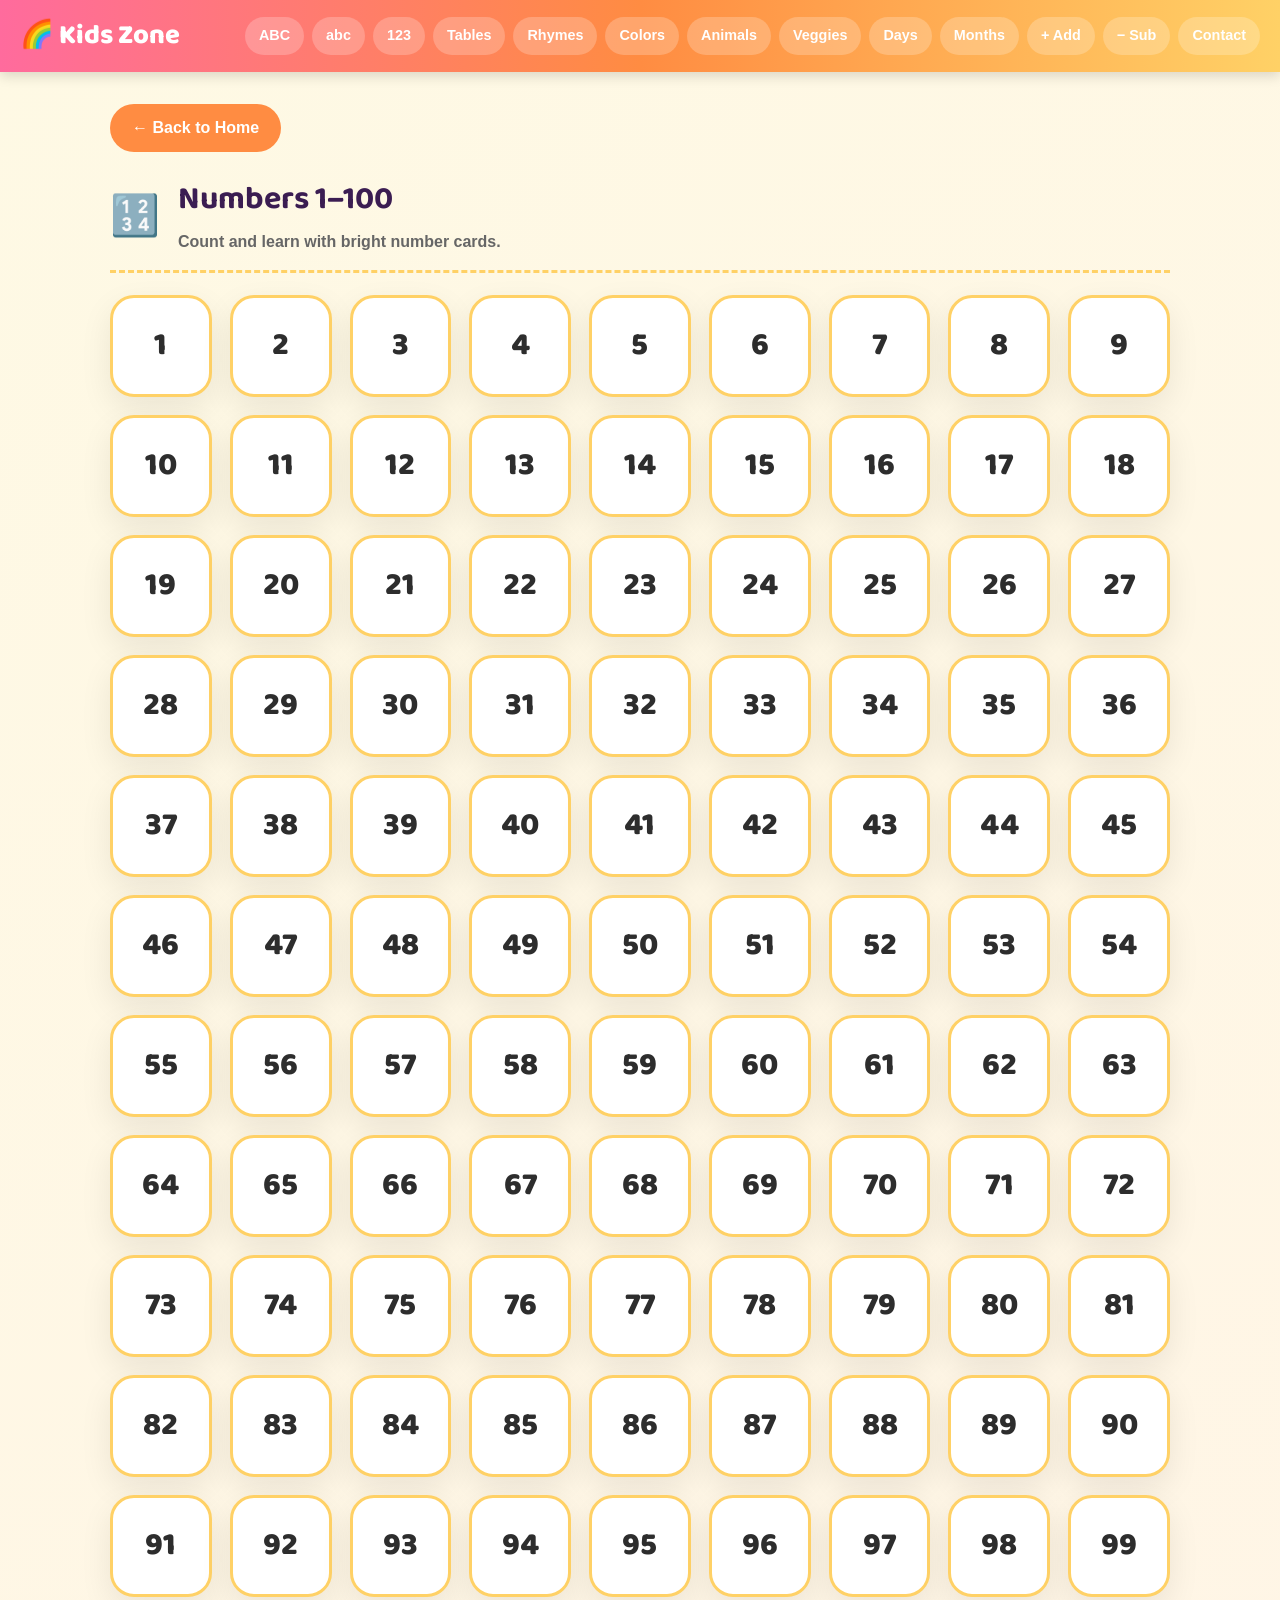
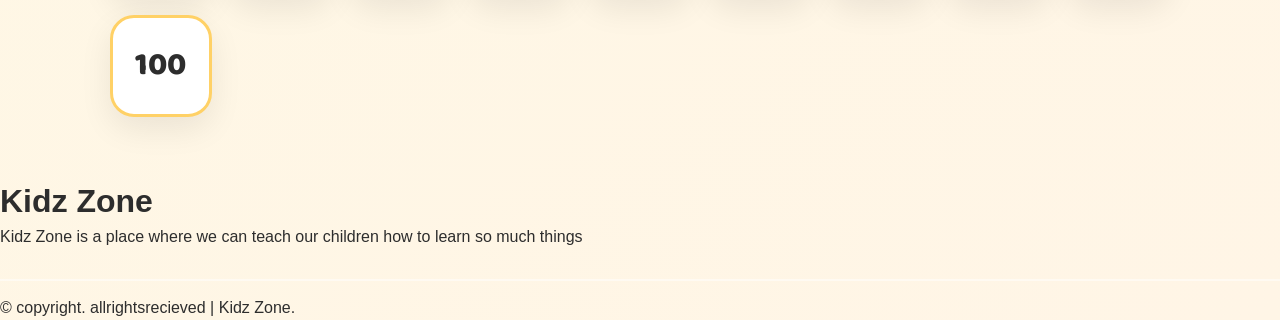
<file: numbers.html>
﻿<!DOCTYPE html>
<html lang="en">

<head>

  <meta charset="UTF-8">
  <meta name="viewport" content="width=device-width, initial-scale=1.0">

  <meta name="description" content="Learn numbers 1 to 100 for kids in a fun and simple way.">
  <meta name="keywords" content="123 numbers, counting for kids, learn numbers">
  <meta name="robots" content="index, follow">

  <!-- Seperate Up -->

  <meta charset="UTF-8">
  <meta name="viewport" content="width=device-width, initial-scale=1.0">
  <title>Kids Zone | Numbers</title>
  <link href="https://fonts.googleapis.com/css2?family=Baloo+2:wght@400;600;700;800&display=swap" rel="stylesheet">
  <link rel="stylesheet" href="styles.css">
</head>

<body>
  <nav class="top-nav">

    <a href="index.html" class="logo">🌈 Kids Zone</a>

    <p style="cursor: pointer;" id="menu-icon">🍔</p>

    <div class="page-links">

      <a href="abcupper.html">ABC</a>

      <a href="abclower.html">abc</a>

      <a href="numbers.html">123</a>

      <a href="tables.html">Tables</a>

      <a href="rhymes.html">Rhymes</a>

      <a href="colors.html">Colors</a>

      <a href="animals.html">Animals</a>

      <a href="vegetables.html">Veggies</a>

      <a href="days.html">Days</a>

      <a href="months.html">Months</a>

      <a href="addition.html">+ Add</a>

      <a href="subtraction.html">− Sub</a>

      <a href="contact.html">Contact</a>

    </div>

    <div id="drawer">

      <p id="cross" style="position: absolute; cursor: pointer; margin-left: 140px;">❌</p>

      <a href="abcupper.html">ABC</a>

      <a href="abclower.html">abc</a>

      <a href="numbers.html">123</a>

      <a href="tables.html">Tables</a>

      <a href="rhymes.html">Rhymes</a>

      <a href="colors.html">Colors</a>

      <a href="animals.html">Animals</a>

      <a href="vegetables.html">Veggies</a>

      <a href="days.html">Days</a>

      <a href="months.html">Months</a>

      <a href="addition.html">+ Add</a>

      <a href="subtraction.html">− Sub</a>

      <a href="contact.html">Contact</a>

    </div>

  </nav>

  <script>

    document.getElementById('menu-icon').addEventListener('click', function () {

      document.getElementById('drawer').style.display = 'block';

    });

    document.getElementById('cross').addEventListener('click', function () {

      document.getElementById('drawer').style.display = 'none';

    });

  </script>
  <div class="container">
    <a href="index.html" class="back-btn">← Back to Home</a>
    <div class="section-header">
      <span class="icon-big">🔢</span>
      <div>
        <h2>Numbers 1–100</h2>
        <div class="subtitle">Count and learn with bright number cards.</div>
      </div>
    </div>
    <div class="number-grid">
      <div class="number-card">1</div>
      <div class="number-card">2</div>
      <div class="number-card">3</div>
      <div class="number-card">4</div>
      <div class="number-card">5</div>
      <div class="number-card">6</div>
      <div class="number-card">7</div>
      <div class="number-card">8</div>
      <div class="number-card">9</div>
      <div class="number-card">10</div>
      <div class="number-card">11</div>
      <div class="number-card">12</div>
      <div class="number-card">13</div>
      <div class="number-card">14</div>
      <div class="number-card">15</div>
      <div class="number-card">16</div>
      <div class="number-card">17</div>
      <div class="number-card">18</div>
      <div class="number-card">19</div>
      <div class="number-card">20</div>
      <div class="number-card">21</div>
      <div class="number-card">22</div>
      <div class="number-card">23</div>
      <div class="number-card">24</div>
      <div class="number-card">25</div>
      <div class="number-card">26</div>
      <div class="number-card">27</div>
      <div class="number-card">28</div>
      <div class="number-card">29</div>
      <div class="number-card">30</div>
      <div class="number-card">31</div>
      <div class="number-card">32</div>
      <div class="number-card">33</div>
      <div class="number-card">34</div>
      <div class="number-card">35</div>
      <div class="number-card">36</div>
      <div class="number-card">37</div>
      <div class="number-card">38</div>
      <div class="number-card">39</div>
      <div class="number-card">40</div>
      <div class="number-card">41</div>
      <div class="number-card">42</div>
      <div class="number-card">43</div>
      <div class="number-card">44</div>
      <div class="number-card">45</div>
      <div class="number-card">46</div>
      <div class="number-card">47</div>
      <div class="number-card">48</div>
      <div class="number-card">49</div>
      <div class="number-card">50</div>
      <div class="number-card">51</div>
      <div class="number-card">52</div>
      <div class="number-card">53</div>
      <div class="number-card">54</div>
      <div class="number-card">55</div>
      <div class="number-card">56</div>
      <div class="number-card">57</div>
      <div class="number-card">58</div>
      <div class="number-card">59</div>
      <div class="number-card">60</div>
      <div class="number-card">61</div>
      <div class="number-card">62</div>
      <div class="number-card">63</div>
      <div class="number-card">64</div>
      <div class="number-card">65</div>
      <div class="number-card">66</div>
      <div class="number-card">67</div>
      <div class="number-card">68</div>
      <div class="number-card">69</div>
      <div class="number-card">70</div>
      <div class="number-card">71</div>
      <div class="number-card">72</div>
      <div class="number-card">73</div>
      <div class="number-card">74</div>
      <div class="number-card">75</div>
      <div class="number-card">76</div>
      <div class="number-card">77</div>
      <div class="number-card">78</div>
      <div class="number-card">79</div>
      <div class="number-card">80</div>
      <div class="number-card">81</div>
      <div class="number-card">82</div>
      <div class="number-card">83</div>
      <div class="number-card">84</div>
      <div class="number-card">85</div>
      <div class="number-card">86</div>
      <div class="number-card">87</div>
      <div class="number-card">88</div>
      <div class="number-card">89</div>
      <div class="number-card">90</div>
      <div class="number-card">91</div>
      <div class="number-card">92</div>
      <div class="number-card">93</div>
      <div class="number-card">94</div>
      <div class="number-card">95</div>
      <div class="number-card">96</div>
      <div class="number-card">97</div>
      <div class="number-card">98</div>
      <div class="number-card">99</div>
      <div class="number-card">100</div>
    </div>
  </div>
  <footer>

    <div class="heading_main">
      <h1>Kidz Zone</h1>
    </div>

    <p>Kidz Zone is a place where we can teach our children how to learn so much things</p>

    <hr class="hr">

    <div class="lower_footer">

      <p> ©️ copyright. allrightsrecieved | Kidz Zone.</p>

    </div>

  </footer>
  <script src="script.js" defer></script>
</body>

</html>
</file>
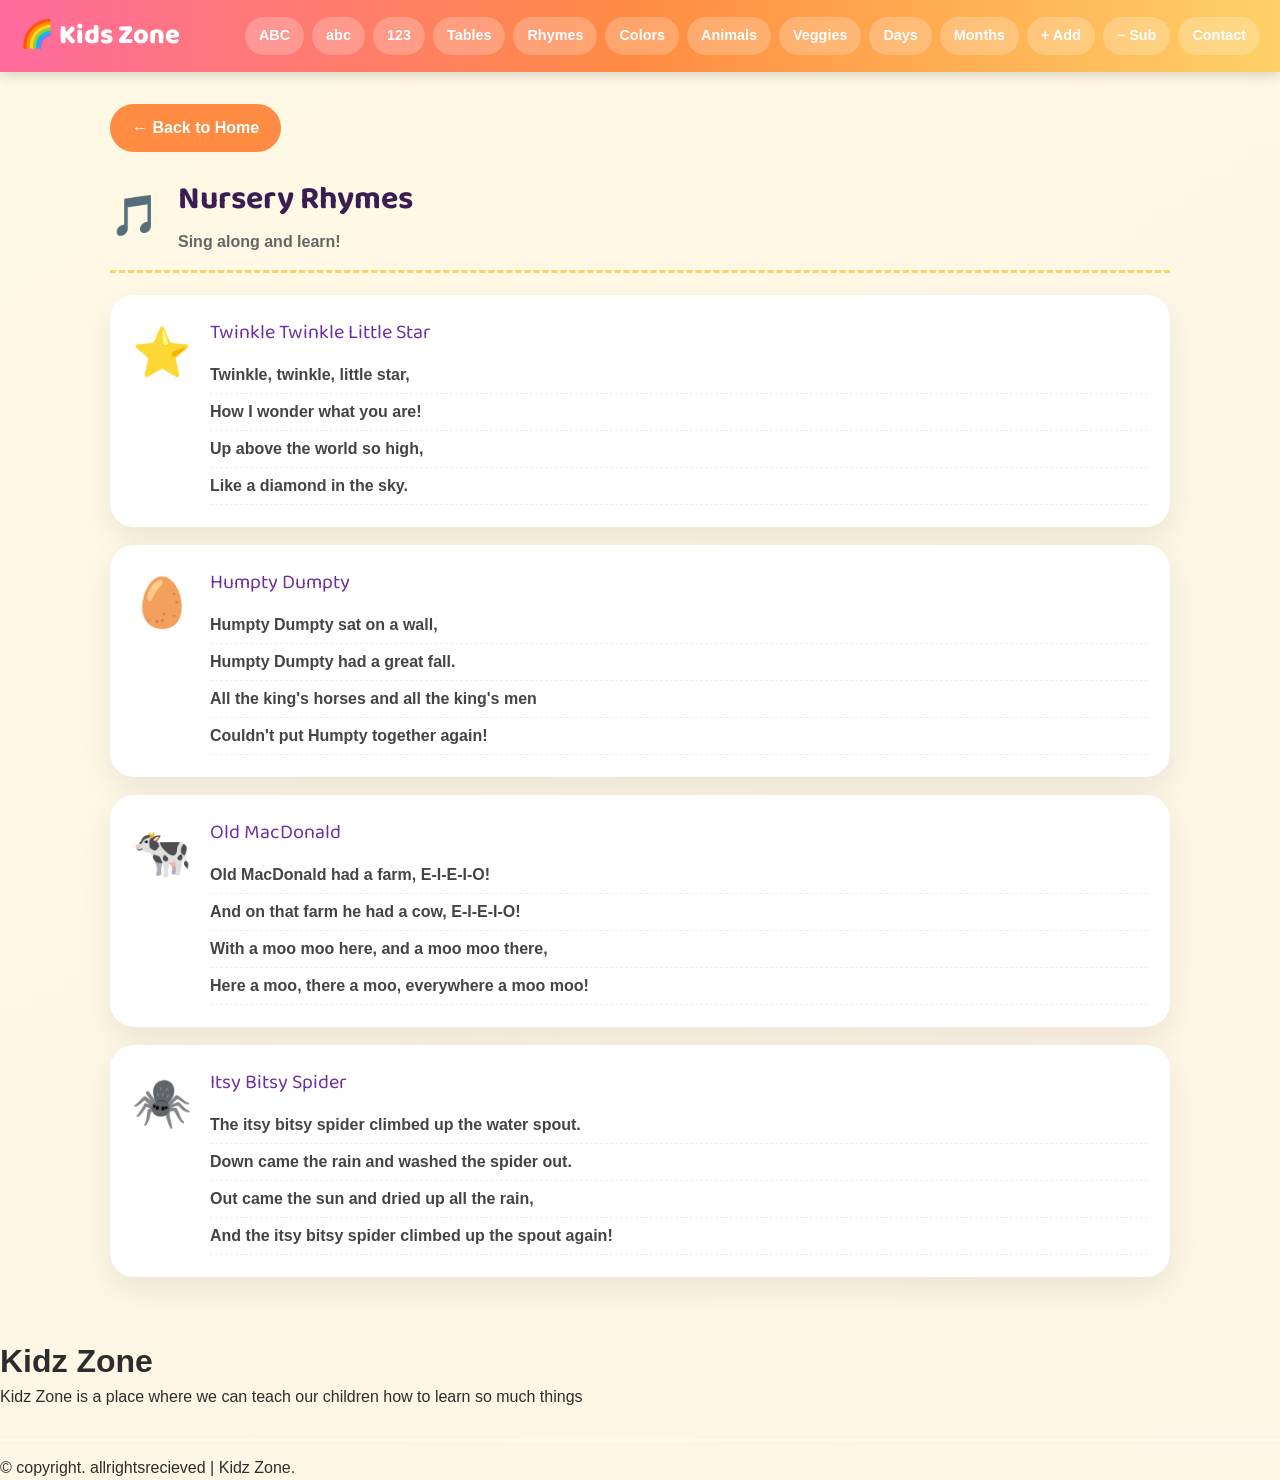
<file: rhymes.html>
﻿<!DOCTYPE html>
<html lang="en">

<head>

  <meta charset="UTF-8">
  <meta name="viewport" content="width=device-width, initial-scale=1.0">

  <meta name="description" content="Enjoy fun nursery rhymes and songs for kids learning and entertainment.">
  <meta name="keywords" content="kids rhymes, nursery rhymes, songs for kids">
  <meta name="robots" content="index, follow">

  <!-- Seperate Up -->

  <meta charset="UTF-8">
  <meta name="viewport" content="width=device-width, initial-scale=1.0">
  <title>Kids Zone | Rhymes</title>
  <link href="https://fonts.googleapis.com/css2?family=Baloo+2:wght@400;600;700;800&display=swap" rel="stylesheet">
  <link rel="stylesheet" href="styles.css">
</head>

<body>
  <nav class="top-nav">

    <a href="index.html" class="logo">🌈 Kids Zone</a>

    <p style="cursor: pointer;" id="menu-icon">🍔</p>

    <div class="page-links">

      <a href="abcupper.html">ABC</a>

      <a href="abclower.html">abc</a>

      <a href="numbers.html">123</a>

      <a href="tables.html">Tables</a>

      <a href="rhymes.html">Rhymes</a>

      <a href="colors.html">Colors</a>

      <a href="animals.html">Animals</a>

      <a href="vegetables.html">Veggies</a>

      <a href="days.html">Days</a>

      <a href="months.html">Months</a>

      <a href="addition.html">+ Add</a>

      <a href="subtraction.html">− Sub</a>

      <a href="contact.html">Contact</a>

    </div>

    <div id="drawer">

      <p id="cross" style="position: absolute; cursor: pointer; margin-left: 140px;">❌</p>

      <a href="abcupper.html">ABC</a>

      <a href="abclower.html">abc</a>

      <a href="numbers.html">123</a>

      <a href="tables.html">Tables</a>

      <a href="rhymes.html">Rhymes</a>

      <a href="colors.html">Colors</a>

      <a href="animals.html">Animals</a>

      <a href="vegetables.html">Veggies</a>

      <a href="days.html">Days</a>

      <a href="months.html">Months</a>

      <a href="addition.html">+ Add</a>

      <a href="subtraction.html">− Sub</a>

      <a href="contact.html">Contact</a>

    </div>

  </nav>

  <script>

    document.getElementById('menu-icon').addEventListener('click', function () {

      document.getElementById('drawer').style.display = 'block';

    });

    document.getElementById('cross').addEventListener('click', function () {

      document.getElementById('drawer').style.display = 'none';

    });

  </script>
  <div class="container">
    <a href="index.html" class="back-btn">← Back to Home</a>
    <div class="section-header">
      <span class="icon-big">🎵</span>
      <div>
        <h2>Nursery Rhymes</h2>
        <div class="subtitle">Sing along and learn!</div>
      </div>
    </div>
    <div class="rhymes-list">
      <div class="rhyme-card">
        <div class="rhyme-icon">⭐</div>
        <div class="rhyme-content">
          <div class="rhyme-title">Twinkle Twinkle Little Star</div>
          <ul class="rhyme-lines">
            <li>Twinkle, twinkle, little star,</li>
            <li>How I wonder what you are!</li>
            <li>Up above the world so high,</li>
            <li>Like a diamond in the sky.</li>
          </ul>
        </div>
      </div>
      <div class="rhyme-card">
        <div class="rhyme-icon">🥚</div>
        <div class="rhyme-content">
          <div class="rhyme-title">Humpty Dumpty</div>
          <ul class="rhyme-lines">
            <li>Humpty Dumpty sat on a wall,</li>
            <li>Humpty Dumpty had a great fall.</li>
            <li>All the king's horses and all the king's men</li>
            <li>Couldn't put Humpty together again!</li>
          </ul>
        </div>
      </div>
      <div class="rhyme-card">
        <div class="rhyme-icon">🐄</div>
        <div class="rhyme-content">
          <div class="rhyme-title">Old MacDonald</div>
          <ul class="rhyme-lines">
            <li>Old MacDonald had a farm, E-I-E-I-O!</li>
            <li>And on that farm he had a cow, E-I-E-I-O!</li>
            <li>With a moo moo here, and a moo moo there,</li>
            <li>Here a moo, there a moo, everywhere a moo moo!</li>
          </ul>
        </div>
      </div>
      <div class="rhyme-card">
        <div class="rhyme-icon">🕷️</div>
        <div class="rhyme-content">
          <div class="rhyme-title">Itsy Bitsy Spider</div>
          <ul class="rhyme-lines">
            <li>The itsy bitsy spider climbed up the water spout.</li>
            <li>Down came the rain and washed the spider out.</li>
            <li>Out came the sun and dried up all the rain,</li>
            <li>And the itsy bitsy spider climbed up the spout again!</li>
          </ul>
        </div>
      </div>
    </div>
  </div>
  <footer>

    <div class="heading_main">
      <h1>Kidz Zone</h1>
    </div>

    <p>Kidz Zone is a place where we can teach our children how to learn so much things</p>

    <hr class="hr">

    <div class="lower_footer">

      <p> ©️ copyright. allrightsrecieved | Kidz Zone.</p>

    </div>

  </footer>
  <script src="script.js" defer></script>
</body>

</html>
</file>
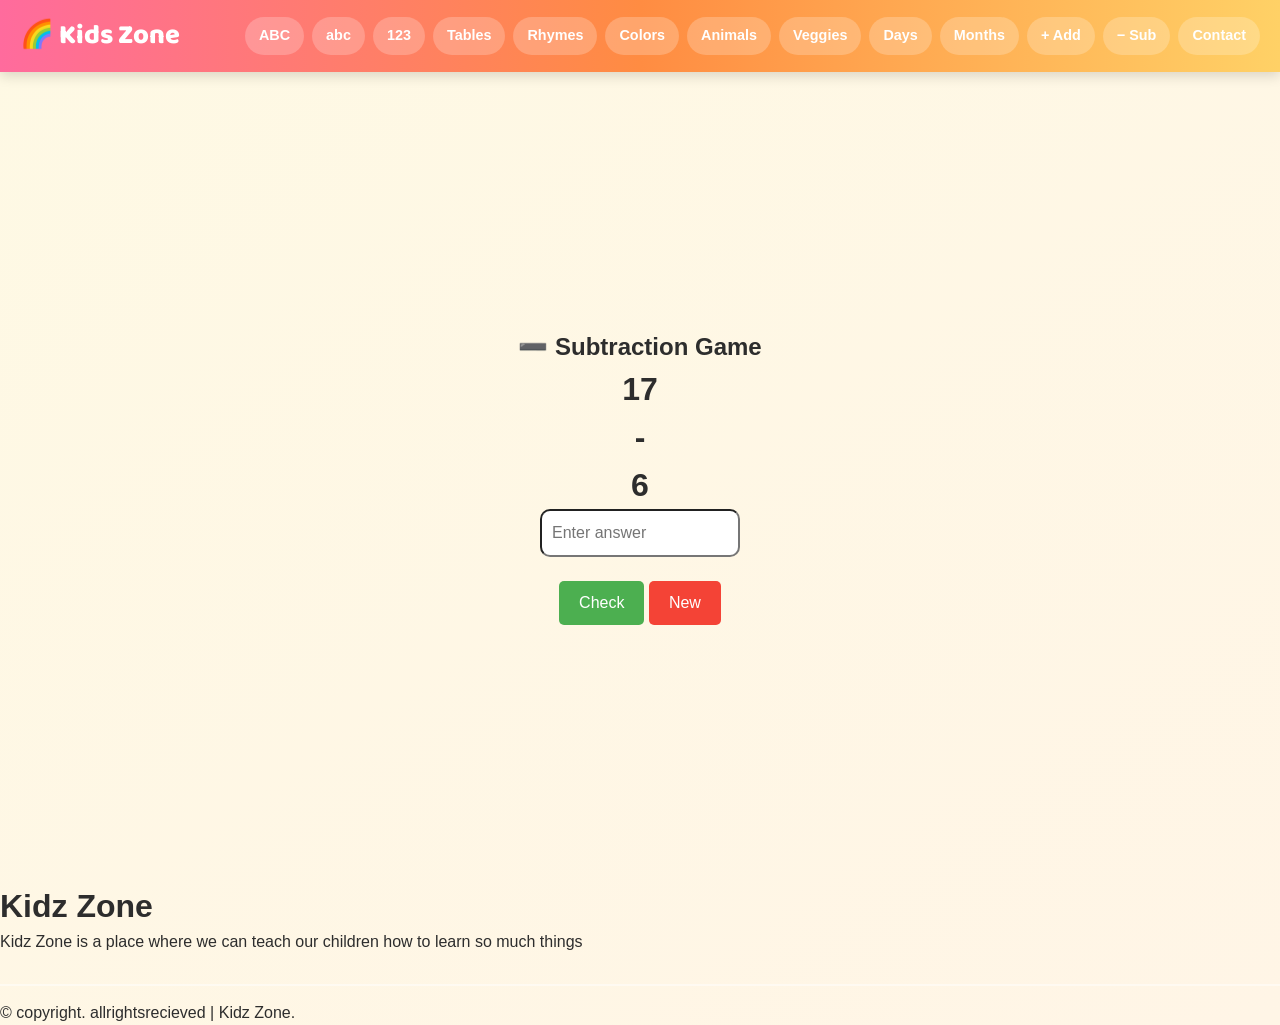
<file: subtraction.html>
﻿<!DOCTYPE html>
<html lang="en">

<head>

  <meta charset="UTF-8">
  <meta name="viewport" content="width=device-width, initial-scale=1.0">

  <meta name="description" content="Learn simple subtraction for kids in an easy way.">
  <meta name="keywords" content="subtraction for kids, math learning, minus numbers">
  <meta name="robots" content="index, follow">

  <!-- Seperate Up -->

  <meta charset="UTF-8">
  <meta name="viewport" content="width=device-width, initial-scale=1.0">
  <title>Kids Zone | Subtraction</title>
  <link href="https://fonts.googleapis.com/css2?family=Baloo+2:wght@400;600;700;800&display=swap" rel="stylesheet">
  <link rel="stylesheet" href="styles.css">
</head>

<body>
  <nav class="top-nav">

    <a href="index.html" class="logo">🌈 Kids Zone</a>

    <p style="cursor: pointer;" id="menu-icon">🍔</p>

    <div class="page-links">

      <a href="abcupper.html">ABC</a>

      <a href="abclower.html">abc</a>

      <a href="numbers.html">123</a>

      <a href="tables.html">Tables</a>

      <a href="rhymes.html">Rhymes</a>

      <a href="colors.html">Colors</a>

      <a href="animals.html">Animals</a>

      <a href="vegetables.html">Veggies</a>

      <a href="days.html">Days</a>

      <a href="months.html">Months</a>

      <a href="addition.html">+ Add</a>

      <a href="subtraction.html">− Sub</a>

      <a href="contact.html">Contact</a>

    </div>

    <div id="drawer">

      <p id="cross" style="position: absolute; cursor: pointer; margin-left: 140px;">❌</p>

      <a href="abcupper.html">ABC</a>

      <a href="abclower.html">abc</a>

      <a href="numbers.html">123</a>

      <a href="tables.html">Tables</a>

      <a href="rhymes.html">Rhymes</a>

      <a href="colors.html">Colors</a>

      <a href="animals.html">Animals</a>

      <a href="vegetables.html">Veggies</a>

      <a href="days.html">Days</a>

      <a href="months.html">Months</a>

      <a href="addition.html">+ Add</a>

      <a href="subtraction.html">− Sub</a>

      <a href="contact.html">Contact</a>

    </div>

  </nav>

  <script>

    document.getElementById('menu-icon').addEventListener('click', function () {

      document.getElementById('drawer').style.display = 'block';

    });

    document.getElementById('cross').addEventListener('click', function () {

      document.getElementById('drawer').style.display = 'none';

    });

  </script>
  <div class="main_container_sub">

    <div class="inner_cont_sub">

      <h2>➖ Subtraction Game</h2>

      <div class="number">

        <h1 id="n1">0</h1>
        <h1>-</h1>
        <h1 id="n2">0</h1>

      </div>

      <input type="number" style="width: 200px; border-radius: 10px; padding: 10px;" id="ans" placeholder="Enter answer">
      <br><br>

      <button onclick="check()" style="background: #4CAF50; color: white; border: none; padding: 10px 20px; border-radius: 5px; cursor: pointer;">Check</button>
      <button onclick="newQ()" style="background: #f44336; color: white; border: none; padding: 10px 20px; border-radius: 5px; cursor: pointer;">New</button>

      <p id="msg"></p>

    </div>

  </div>

  <script>
    let a, b;

    function newQ() {
      a = Math.floor(Math.random() * 20) - 1;
      b = Math.floor(Math.random() * 20) - 1;

      document.getElementById("n1").innerText = a;
      document.getElementById("n2").innerText = b;
      document.getElementById("ans").value = "";
      document.getElementById("msg").innerText = "";
    }

    function check() {
      let user = Number(document.getElementById("ans").value);

      if (user === a - b) {
        document.getElementById("msg").innerText = "Correct 🎉";
      } else {
        document.getElementById("msg").innerText = "Wrong ❌ Answer ";
      }
    }

    newQ();
  </script>

  <footer>

    <div class="heading_main">
      <h1>Kidz Zone</h1>
    </div>

    <p>Kidz Zone is a place where we can teach our children how to learn so much things</p>

    <hr class="hr">

    <div class="lower_footer">

      <p> ©️ copyright. allrightsrecieved | Kidz Zone.</p>

    </div>

  </footer>
  <script src="script.js" defer></script>
</body>

</html>
</file>
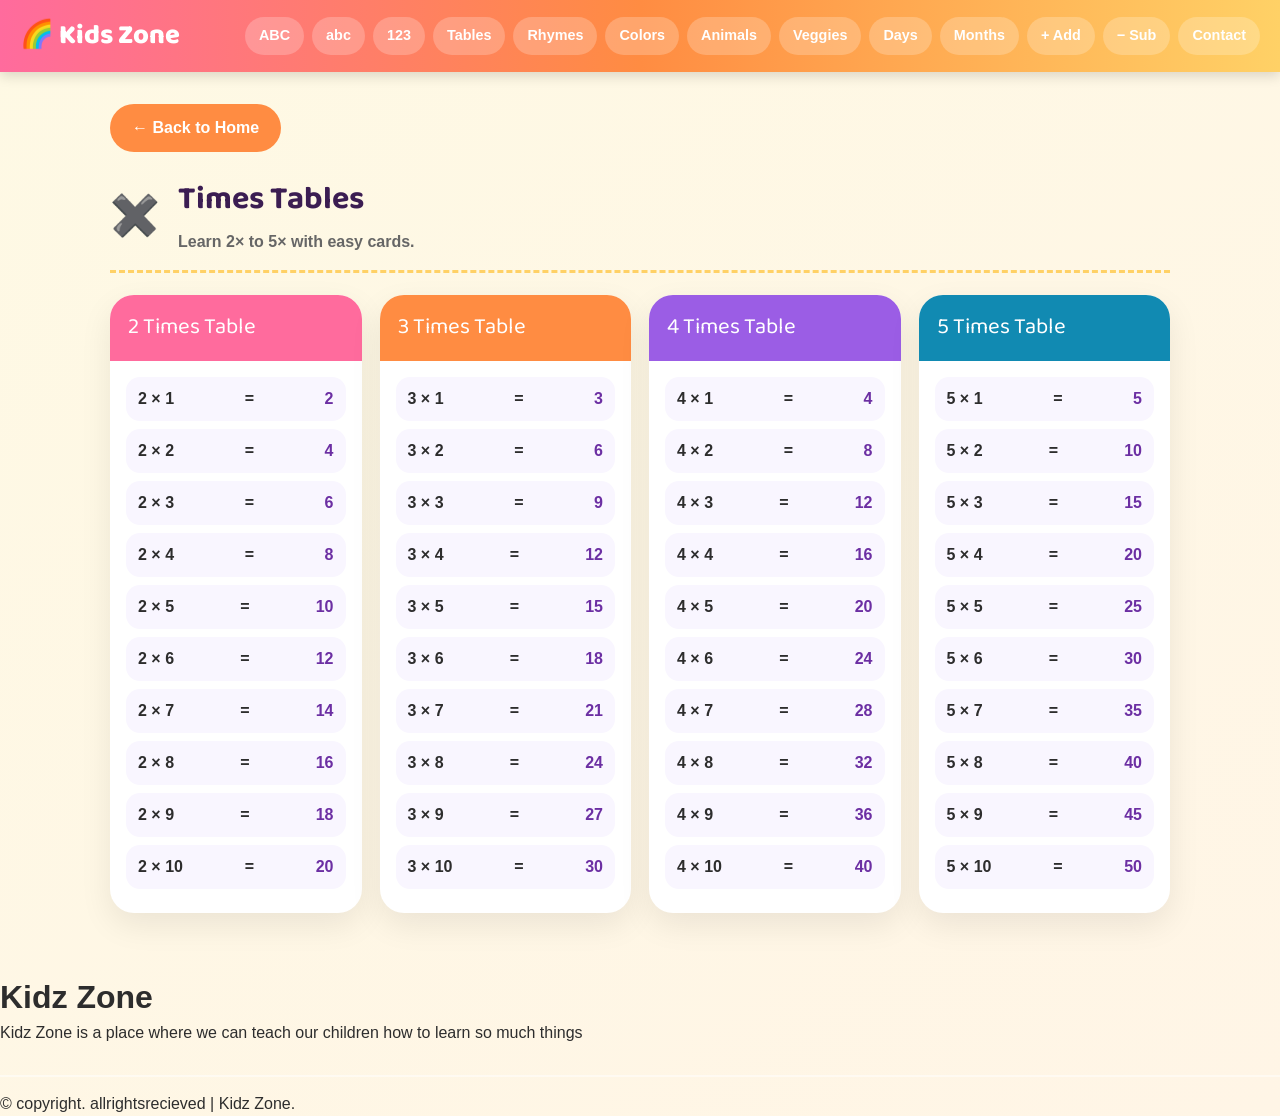
<file: tables.html>
﻿<!DOCTYPE html>
<html lang="en">

<head>

  <title>Tables for Kids | Learn Multiplication Tables Easily</title>

  <meta charset="UTF-8">
  <meta name="viewport" content="width=device-width, initial-scale=1.0">

  <meta name="description" content="Learn multiplication tables 1 to 10 in a fun and easy way for kids.">
  <meta name="keywords" content="tables for kids, multiplication tables, math tables">
  <meta name="robots" content="index, follow">

  <!-- Seperate Up -->

  <meta charset="UTF-8">
  <meta name="viewport" content="width=device-width, initial-scale=1.0">
  <title>Kids Zone | Times Tables</title>
  <link href="https://fonts.googleapis.com/css2?family=Baloo+2:wght@400;600;700;800&display=swap" rel="stylesheet">
  <link rel="stylesheet" href="styles.css">
</head>

<body>
  <nav class="top-nav">

    <a href="index.html" class="logo">🌈 Kids Zone</a>

    <p style="cursor: pointer;" id="menu-icon">🍔</p>

    <div class="page-links">

      <a href="abcupper.html">ABC</a>

      <a href="abclower.html">abc</a>

      <a href="numbers.html">123</a>

      <a href="tables.html">Tables</a>

      <a href="rhymes.html">Rhymes</a>

      <a href="colors.html">Colors</a>

      <a href="animals.html">Animals</a>

      <a href="vegetables.html">Veggies</a>

      <a href="days.html">Days</a>

      <a href="months.html">Months</a>

      <a href="addition.html">+ Add</a>

      <a href="subtraction.html">− Sub</a>

      <a href="contact.html">Contact</a>

    </div>

    <div id="drawer">

      <p id="cross" style="position: absolute; cursor: pointer; margin-left: 140px;">❌</p>

      <a href="abcupper.html">ABC</a>

      <a href="abclower.html">abc</a>

      <a href="numbers.html">123</a>

      <a href="tables.html">Tables</a>

      <a href="rhymes.html">Rhymes</a>

      <a href="colors.html">Colors</a>

      <a href="animals.html">Animals</a>

      <a href="vegetables.html">Veggies</a>

      <a href="days.html">Days</a>

      <a href="months.html">Months</a>

      <a href="addition.html">+ Add</a>

      <a href="subtraction.html">− Sub</a>

      <a href="contact.html">Contact</a>

    </div>

  </nav>

  <script>

    document.getElementById('menu-icon').addEventListener('click', function () {

      document.getElementById('drawer').style.display = 'block';

    });

    document.getElementById('cross').addEventListener('click', function () {

      document.getElementById('drawer').style.display = 'none';

    });

  </script>
  <div class="container">
    <a href="index.html" class="back-btn">← Back to Home</a>
    <div class="section-header">
      <span class="icon-big">✖️</span>
      <div>
        <h2>Times Tables</h2>
        <div class="subtitle">Learn 2× to 5× with easy cards.</div>
      </div>
    </div>
    <div class="tables-grid">
      <div class="table-block">
        <div class="table-header" style="background:#ff6b9d;">2 Times Table</div>
        <div class="table-rows">
          <div class="table-row"><span>2 × 1</span><span>=</span><span class="eq">2</span></div>
          <div class="table-row"><span>2 × 2</span><span>=</span><span class="eq">4</span></div>
          <div class="table-row"><span>2 × 3</span><span>=</span><span class="eq">6</span></div>
          <div class="table-row"><span>2 × 4</span><span>=</span><span class="eq">8</span></div>
          <div class="table-row"><span>2 × 5</span><span>=</span><span class="eq">10</span></div>
          <div class="table-row"><span>2 × 6</span><span>=</span><span class="eq">12</span></div>
          <div class="table-row"><span>2 × 7</span><span>=</span><span class="eq">14</span></div>
          <div class="table-row"><span>2 × 8</span><span>=</span><span class="eq">16</span></div>
          <div class="table-row"><span>2 × 9</span><span>=</span><span class="eq">18</span></div>
          <div class="table-row"><span>2 × 10</span><span>=</span><span class="eq">20</span></div>
        </div>
      </div>
      <div class="table-block">
        <div class="table-header" style="background:#ff8c42;">3 Times Table</div>
        <div class="table-rows">
          <div class="table-row"><span>3 × 1</span><span>=</span><span class="eq">3</span></div>
          <div class="table-row"><span>3 × 2</span><span>=</span><span class="eq">6</span></div>
          <div class="table-row"><span>3 × 3</span><span>=</span><span class="eq">9</span></div>
          <div class="table-row"><span>3 × 4</span><span>=</span><span class="eq">12</span></div>
          <div class="table-row"><span>3 × 5</span><span>=</span><span class="eq">15</span></div>
          <div class="table-row"><span>3 × 6</span><span>=</span><span class="eq">18</span></div>
          <div class="table-row"><span>3 × 7</span><span>=</span><span class="eq">21</span></div>
          <div class="table-row"><span>3 × 8</span><span>=</span><span class="eq">24</span></div>
          <div class="table-row"><span>3 × 9</span><span>=</span><span class="eq">27</span></div>
          <div class="table-row"><span>3 × 10</span><span>=</span><span class="eq">30</span></div>
        </div>
      </div>
      <div class="table-block">
        <div class="table-header" style="background:#9b5de5;">4 Times Table</div>
        <div class="table-rows">
          <div class="table-row"><span>4 × 1</span><span>=</span><span class="eq">4</span></div>
          <div class="table-row"><span>4 × 2</span><span>=</span><span class="eq">8</span></div>
          <div class="table-row"><span>4 × 3</span><span>=</span><span class="eq">12</span></div>
          <div class="table-row"><span>4 × 4</span><span>=</span><span class="eq">16</span></div>
          <div class="table-row"><span>4 × 5</span><span>=</span><span class="eq">20</span></div>
          <div class="table-row"><span>4 × 6</span><span>=</span><span class="eq">24</span></div>
          <div class="table-row"><span>4 × 7</span><span>=</span><span class="eq">28</span></div>
          <div class="table-row"><span>4 × 8</span><span>=</span><span class="eq">32</span></div>
          <div class="table-row"><span>4 × 9</span><span>=</span><span class="eq">36</span></div>
          <div class="table-row"><span>4 × 10</span><span>=</span><span class="eq">40</span></div>
        </div>
      </div>
      <div class="table-block">
        <div class="table-header" style="background:#118ab2;">5 Times Table</div>
        <div class="table-rows">
          <div class="table-row"><span>5 × 1</span><span>=</span><span class="eq">5</span></div>
          <div class="table-row"><span>5 × 2</span><span>=</span><span class="eq">10</span></div>
          <div class="table-row"><span>5 × 3</span><span>=</span><span class="eq">15</span></div>
          <div class="table-row"><span>5 × 4</span><span>=</span><span class="eq">20</span></div>
          <div class="table-row"><span>5 × 5</span><span>=</span><span class="eq">25</span></div>
          <div class="table-row"><span>5 × 6</span><span>=</span><span class="eq">30</span></div>
          <div class="table-row"><span>5 × 7</span><span>=</span><span class="eq">35</span></div>
          <div class="table-row"><span>5 × 8</span><span>=</span><span class="eq">40</span></div>
          <div class="table-row"><span>5 × 9</span><span>=</span><span class="eq">45</span></div>
          <div class="table-row"><span>5 × 10</span><span>=</span><span class="eq">50</span></div>
        </div>
      </div>
    </div>
  </div>
  <footer>

    <div class="heading_main">
      <h1>Kidz Zone</h1>
    </div>

    <p>Kidz Zone is a place where we can teach our children how to learn so much things</p>

    <hr class="hr">

    <div class="lower_footer">

      <p> ©️ copyright. allrightsrecieved | Kidz Zone.</p>

    </div>

  </footer>
  <script src="script.js" defer></script>
</body>

</html>
</file>
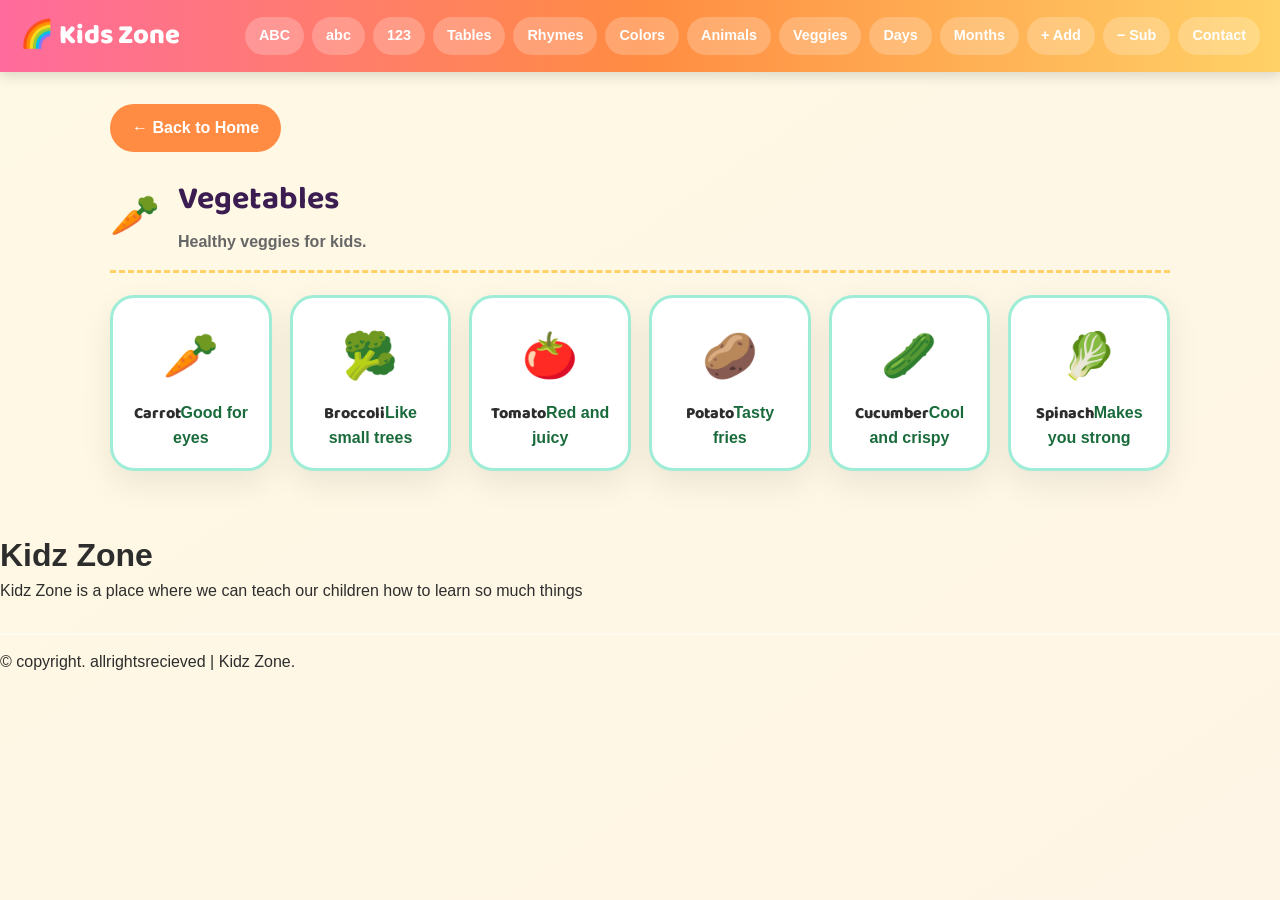
<file: vegetables.html>
﻿<!DOCTYPE html>
<html lang="en">

<head>

  <meta charset="UTF-8">
  <meta name="viewport" content="width=device-width, initial-scale=1.0">

  <meta name="description" content="Learn vegetable names like carrot, potato, tomato in a fun way.">
  <meta name="keywords" content="vegetables for kids, healthy food learning">
  <meta name="robots" content="index, follow">

  <!-- Seperate Up -->

  <meta charset="UTF-8">
  <meta name="viewport" content="width=device-width, initial-scale=1.0">
  <title>Kids Zone | Vegetables</title>
  <link href="https://fonts.googleapis.com/css2?family=Baloo+2:wght@400;600;700;800&display=swap" rel="stylesheet">
  <link rel="stylesheet" href="styles.css">
</head>

<body>
  <nav class="top-nav">

    <a href="index.html" class="logo">🌈 Kids Zone</a>

    <p style="cursor: pointer;" id="menu-icon">🍔</p>

    <div class="page-links">

      <a href="abcupper.html">ABC</a>

      <a href="abclower.html">abc</a>

      <a href="numbers.html">123</a>

      <a href="tables.html">Tables</a>

      <a href="rhymes.html">Rhymes</a>

      <a href="colors.html">Colors</a>

      <a href="animals.html">Animals</a>

      <a href="vegetables.html">Veggies</a>

      <a href="days.html">Days</a>

      <a href="months.html">Months</a>

      <a href="addition.html">+ Add</a>

      <a href="subtraction.html">− Sub</a>

      <a href="contact.html">Contact</a>

    </div>

    <div id="drawer">

      <p id="cross" style="position: absolute; cursor: pointer; margin-left: 140px;">❌</p>

      <a href="abcupper.html">ABC</a>

      <a href="abclower.html">abc</a>

      <a href="numbers.html">123</a>

      <a href="tables.html">Tables</a>

      <a href="rhymes.html">Rhymes</a>

      <a href="colors.html">Colors</a>

      <a href="animals.html">Animals</a>

      <a href="vegetables.html">Veggies</a>

      <a href="days.html">Days</a>

      <a href="months.html">Months</a>

      <a href="addition.html">+ Add</a>

      <a href="subtraction.html">− Sub</a>

      <a href="contact.html">Contact</a>

    </div>

  </nav>

  <script>

    document.getElementById('menu-icon').addEventListener('click', function () {

      document.getElementById('drawer').style.display = 'block';

    });

    document.getElementById('cross').addEventListener('click', function () {

      document.getElementById('drawer').style.display = 'none';

    });

  </script>
  <div class="container">
    <a href="index.html" class="back-btn">← Back to Home</a>
    <div class="section-header">
      <span class="icon-big">🥕</span>
      <div>
        <h2>Vegetables</h2>
        <div class="subtitle">Healthy veggies for kids.</div>
      </div>
    </div>
    <div class="veg-grid">
      <div class="veg-card"><span class="veg-icon">🥕</span><span class="veg-name">Carrot</span><span
          class="veg-fact">Good for eyes</span></div>
      <div class="veg-card"><span class="veg-icon">🥦</span><span class="veg-name">Broccoli</span><span
          class="veg-fact">Like small trees</span></div>
      <div class="veg-card"><span class="veg-icon">🍅</span><span class="veg-name">Tomato</span><span
          class="veg-fact">Red and juicy</span></div>
      <div class="veg-card"><span class="veg-icon">🥔</span><span class="veg-name">Potato</span><span
          class="veg-fact">Tasty fries</span></div>
      <div class="veg-card"><span class="veg-icon">🥒</span><span class="veg-name">Cucumber</span><span
          class="veg-fact">Cool and crispy</span></div>
      <div class="veg-card"><span class="veg-icon">🥬</span><span class="veg-name">Spinach</span><span
          class="veg-fact">Makes you strong</span></div>
    </div>
  </div>
  <footer>

    <div class="heading_main">
      <h1>Kidz Zone</h1>
    </div>

    <p>Kidz Zone is a place where we can teach our children how to learn so much things</p>

    <hr class="hr">

    <div class="lower_footer">

      <p> ©️ copyright. allrightsrecieved | Kidz Zone.</p>

    </div>

  </footer>
  <script src="script.js" defer></script>
</body>

</html>
</file>
<file: styles.css>
﻿:root {
    --pink: #ff6b9d;
    --orange: #ff8c42;
    --yellow: #ffd166;
    --green: #06d6a0;
    --blue: #118ab2;
    --purple: #9b5de5;
    --red: #ef233c;
    --bg: #fef9e4;
    --text: #2d2d2d;
    --card-radius: 24px;
    --nav-h: 72px;
}

* {
    margin: 0;
    padding: 0;
    box-sizing: border-box;
}

body {
    font-family: 'Segoe UI', 'Tahoma', sans-serif;
    background: linear-gradient(145deg, #fef9e4 0%, #fff5e6 100%);
    color: var(--text);
    min-height: 100vh;
    line-height: 1.5;
}

a {
    color: inherit;
}

button,
input,
textarea {
    font: inherit;
}

.top-nav {
    background: linear-gradient(90deg, #ff6b9d, #ff8c42, #ffd166);
    padding: 0 20px;
    height: var(--nav-h);
    display: flex;
    align-items: center;
    justify-content: space-between;
    position: sticky;
    top: 0;
    z-index: 100;
    box-shadow: 0 4px 12px rgba(0, 0, 0, .14);
}

.logo {
    font-family: 'Baloo 2', cursive;
    font-size: 1.7rem;
    font-weight: 800;
    color: #fff;
    text-decoration: none;
}

.page-links {
    display: flex;
    flex-wrap: wrap;
    gap: 8px;
    justify-content: flex-end;
}

.page-links a {
    background: rgba(255, 255, 255, .22);
    color: white;
    padding: 8px 14px;
    border-radius: 999px;
    text-decoration: none;
    font-size: .9rem;
    font-weight: 700;
}

.page-links a:hover {
    background: rgba(255, 255, 255, .38);
}

.hero {
    max-width: 1100px;
    margin: 24px auto 0;
    background: linear-gradient(135deg, #ffdde1 0%, #ffb8c6 50%, #ffc3a0 100%);
    border-radius: 32px;
    padding: 48px 24px 38px;
    text-align: center;
    position: relative;
    overflow: hidden;
    box-shadow: 0 18px 40px rgba(0, 0, 0, .08);
}

.hero h1 {
    font-family: 'Baloo 2', cursive;
    font-size: clamp(2.3rem, 5vw, 4rem);
    color: #3b1d52;
    margin-bottom: 14px;
}

.hero p {
    font-size: 1.1rem;
    color: #5c2b57;
    font-weight: 700;
}

.hero .habits {
    display: flex;
    justify-content: center;
    flex-wrap: wrap;
    gap: 12px;
    margin-top: 24px;
}

.habit-pill {
    background: #fff;
    border-radius: 100px;
    cursor: pointer;
    padding: 12px 18px;
    display: inline-flex;
    align-items: center;
    gap: 10px;
    font-weight: 700;
    color: #5a2d7a;
    box-shadow: 0 8px 20px rgba(0, 0, 0, .08);
}

.container {
    max-width: 1100px;
    margin: 0 auto;
    padding: 32px 20px 60px;
}

.section-header {
    display: flex;
    align-items: center;
    gap: 18px;
    margin-bottom: 22px;
    padding-bottom: 16px;
    border-bottom: 3px dashed var(--yellow);
}

.section-header .icon-big {
    font-size: 2.5rem;
}

.section-header h2 {
    font-family: 'Baloo 2', cursive;
    font-size: 2rem;
    color: #3b1d52;
    margin-bottom: 6px;
}

.section-header .subtitle {
    color: #666;
    font-weight: 600;
}

.topic-grid,
.letter-grid,
.number-grid,
.tables-grid,
.colors-grid,
.animals-grid,
.veg-grid,
.days-list,
.months-grid,
.math-grid,
.rhymes-list {
    display: grid;
    gap: 18px;
}

.topic-grid {
    grid-template-columns: repeat(auto-fit, minmax(180px, 1fr));
}

.review-grid {
    display: grid;
    gap: 20px;
    grid-template-columns: repeat(auto-fit, minmax(240px, 1fr));
    margin-top: 18px;
}

.active-counter {
    display: grid;
    gap: 20px;
    margin-top: 18px;
}

.counter-grid {
    display: grid;
    gap: 18px;
    grid-template-columns: repeat(auto-fit, minmax(160px, 1fr));
}

.counter-card {
    background: white;
    border-radius: 28px;
    padding: 24px;
    box-shadow: 0 14px 30px rgba(0, 0, 0, .08);
}

.counter-card.main-counter {
    background: linear-gradient(135deg, #ffd166 0%, #ff8c42 100%);
    color: #3b1d52;
}

.counter-value {
    font-family: 'Baloo 2', cursive;
    font-size: clamp(2rem, 4vw, 3.2rem);
    font-weight: 800;
    margin-bottom: 10px;
}

.counter-label {
    font-weight: 700;
    margin-bottom: 12px;
    color: #4a3a6b;
}

.counter-card p {
    color: #4d3b66;
    line-height: 1.6;
}

.review-card {
    background: white;
    border-radius: 28px;
    padding: 28px 22px;
    box-shadow: 0 14px 30px rgba(0, 0, 0, .08);
}

.review-stars {
    color: #ff8c42;
    font-size: 1.1rem;
    margin-bottom: 12px;
}

.review-card p {
    color: #4a4a4a;
    line-height: 1.7;
    margin-bottom: 14px;
}

.review-author {
    color: #6a4b8a;
    font-weight: 700;
}

.topic-card {
    background: white;
    border-radius: 28px;
    padding: 28px 20px;
    text-align: center;
    text-decoration: none;
    color: var(--text);
    box-shadow: 0 12px 30px rgba(0, 0, 0, .08);
    transition: transform .2s, box-shadow .2s;
}

.topic-card:hover {
    transform: translateY(-4px);
}

.t-icon {
    font-size: 2.5rem;
    display: block;
    margin-bottom: 12px;
}

.t-name {
    font-family: 'Baloo 2', cursive;
    font-size: 1.05rem;
    font-weight: 700;
}

.letter-grid {
    grid-template-columns: repeat(auto-fit, minmax(110px, 1fr));
}

.letter-card,
.number-card,
.table-block,
.rhyme-card,
.color-card,
.animal-card,
.veg-card,
.day-card,
.month-card,
.math-card {
    background: white;
    border-radius: 24px;
    cursor: pointer;
    transition: 0.3s ease-in-out;
    box-shadow: 0 12px 32px rgba(0, 0, 0, .08);
}

/* .letter-card:hover, */
/* .number-card:hover,
.table-block:hover,
.rhyme-card:hover,
.color-card:hover,
.animal-card:hover,
.day-card:hover,*/
.month-card:hover {}

.veg-card:hover {
    transform: scale(1.03);
    box-shadow: -8px 15px 20px #9fedd7;
}

.letter-card {
    padding: 18px 12px 16px;
    border: 3px solid var(--yellow);
    text-align: center;
}

.big-letter {
    font-family: 'Baloo 2', cursive;
    font-size: 3rem;
    font-weight: 800;
    display: block;
    margin-bottom: 10px;
}

.word-icon {
    font-size: 1.5rem;
    display: block;
    margin-bottom: 8px;
}

.word {
    font-size: .9rem;
    color: #666;
    font-weight: 700;
}

.number-grid {
    grid-template-columns: repeat(auto-fit, minmax(90px, 1fr));
}

.number-card {
    padding: 24px 14px;
    text-align: center;
    font-family: 'Baloo 2', cursive;
    font-size: 2rem;
    font-weight: 800;
    border: 3px solid #ffd166;
}

.number-card .dots {
    display: flex;
    flex-wrap: wrap;
    justify-content: center;
    gap: 4px;
    margin-top: 10px;
}

.dot {
    width: 10px;
    height: 10px;
    border-radius: 50%;
    background: #ff8c42;
}

.tables-grid {
    grid-template-columns: repeat(auto-fit, minmax(220px, 1fr));
}

.table-block {
    overflow: hidden;
    cursor: pointer;
    transition: transform .2s, box-shadow .2s;
}

.table-block:hover {
    transform: translateY(-4px);
    box-shadow: 0 16px 40px rgba(0, 0, 0, .12);
}

.table-header {
    padding: 16px 18px;
    font-family: 'Baloo 2', cursive;
    color: white;
    font-size: 1.4rem;
}

.table-rows {
    padding: 16px;
}

.table-row {
    display: flex;
    justify-content: space-between;
    gap: 8px;
    margin-bottom: 8px;
    padding: 10px 12px;
    border-radius: 14px;
    background: #f9f6ff;
    font-weight: 700;
}

.eq {
    color: #6c2fa3;
}

.rhymes-list {
    grid-template-columns: 1fr;
}

.rhyme-card {
    padding: 22px;
    display: flex;
    gap: 18px;
    flex-wrap: wrap;
}

.rhyme-icon {
    font-size: 3rem;
}

.rhyme-content {
    flex: 1;
    min-width: 220px;
}

.rhyme-title {
    font-family: 'Baloo 2', cursive;
    color: #6c2fa3;
    font-size: 1.25rem;
    margin-bottom: 10px;
}

.rhyme-lines {
    list-style: none;
    padding: 0;
}

.rhyme-lines li {
    padding: 6px 0;
    font-weight: 600;
    color: #444;
    border-bottom: 1px dashed #eee;
}

.colors-grid {
    grid-template-columns: repeat(auto-fit, minmax(160px, 1fr));
}

.color-card {
    overflow: hidden;
}

.color-swatch {
    height: 110px;
}

.color-label {
    text-align: center;
    padding: 14px;
    font-family: 'Baloo 2', cursive;
    font-size: 1.1rem;
    font-weight: 700;
}

.animals-grid {
    grid-template-columns: repeat(auto-fit, minmax(150px, 1fr));
}

.animal-card {
    padding: 24px 18px 18px;
    text-align: center;
    border-bottom: 5px solid var(--orange);
}

.animal-icon {
    display: block;
    font-size: 2.8rem;
    margin-bottom: 12px;
}

.animal-name {
    font-family: 'Baloo 2', cursive;
    font-size: 1rem;
    font-weight: 800;
    margin-bottom: 6px;
}

.animal-sound {
    color: #777;
    font-weight: 700;
}

.veg-grid {
    grid-template-columns: repeat(auto-fit, minmax(160px, 1fr));
}

.veg-card {
    padding: 24px 18px 18px;
    text-align: center;
    border: 3px solid #9fedd7;
}

.veg-icon {
    display: block;
    font-size: 2.8rem;
    margin-bottom: 12px;
}

.veg-name {
    font-family: 'Baloo 2', cursive;
    font-size: 1rem;
    font-weight: 800;
    margin-bottom: 6px;
}

.veg-fact {
    color: #1a6b3c;
    font-weight: 700;
}

.days-list {
    grid-template-columns: 1fr;
}

.day-card {
    display: flex;
    gap: 18px;
    align-items: center;
    flex-wrap: wrap;
    padding: 22px;
}

.day-number {
    font-family: 'Baloo 2', cursive;
    font-size: 2rem;
    font-weight: 800;
    min-width: 50px;
}

.day-name {
    font-family: 'Baloo 2', cursive;
    font-size: 1.5rem;
    font-weight: 800;
    flex: 1;
}

.day-desc {
    color: #666;
    flex: 2;
}

.months-grid {
    grid-template-columns: repeat(auto-fit, minmax(190px, 1fr));
}

.month-card {
    overflow: hidden;
}

.month-header {
    padding: 14px 18px;
    color: #fff;
    display: flex;
    align-items: center;
    gap: 10px;
}

.month-num {
    font-family: 'Baloo 2', cursive;
    font-size: 1.8rem;
    opacity: .75;
}

.month-name {
    font-family: 'Baloo 2', cursive;
    font-size: 1.15rem;
    font-weight: 800;
}

.month-body {
    padding: 14px 18px;
    color: #444;
}

.math-grid {
    grid-template-columns: repeat(auto-fit, minmax(220px, 1fr));
}

.math-card {
    padding: 24px;
    text-align: center;
}

.math-eq {
    display: flex;
    justify-content: center;
    align-items: center;
    gap: 12px;
    font-size: 1.7rem;
    font-family: 'Baloo 2', cursive;
}

.math-op {
    color: #ff8c42;
}

.math-num,
.math-ans {
    background: #fff0f5;
    border-radius: 14px;
    padding: 10px 16px;
    min-width: 60px;
}

.math-game {
    background: white;
    border-radius: 28px;
    padding: 32px 24px;
    margin-bottom: 32px;
    box-shadow: 0 14px 30px rgba(0, 0, 0, .08);
    text-align: center;
}

.game-inputs {
    display: flex;
    justify-content: center;
    align-items: center;
    gap: 16px;
    margin-bottom: 20px;
    flex-wrap: wrap;
}

.math-input {
    width: 120px;
    padding: 12px 16px;
    border: 3px solid #ff8c42;
    border-radius: 14px;
    font-size: 1.2rem;
    font-family: 'Baloo 2', cursive;
    text-align: center;
    background: #fff8f5;
}

.math-input:focus {
    outline: none;
    border-color: #e67635;
    background: white;
}

.calculate-btn {
    background: linear-gradient(135deg, #ff8c42 0%, #ff6b9d 100%);
    color: white;
    border: none;
    border-radius: 999px;
    padding: 12px 24px;
    font-size: 1.1rem;
    font-weight: 800;
    font-family: 'Baloo 2', cursive;
    cursor: pointer;
    transition: transform .2s, box-shadow .2s;
}

.calculate-btn:hover {
    transform: translateY(-2px);
    box-shadow: 0 8px 20px rgba(255, 140, 66, .3);
}

.clear-btn {
    background: linear-gradient(135deg, #9b5de5 0%, #118ab2 100%);
    color: white;
    border: none;
    border-radius: 999px;
    padding: 12px 24px;
    font-size: 1.1rem;
    font-weight: 800;
    font-family: 'Baloo 2', cursive;
    cursor: pointer;
    transition: transform .2s, box-shadow .2s;
}

.clear-btn:hover {
    transform: translateY(-2px);
    box-shadow: 0 8px 20px rgba(155, 93, 229, .3);
}

.game-result {
    font-size: 2rem;
    font-family: 'Baloo 2', cursive;
    font-weight: 800;
    color: #3b1d52;
    min-height: 40px;
    display: flex;
    align-items: center;
    justify-content: center;
}

.contact-content {
    display: grid;
    gap: 32px;
    grid-template-columns: 1fr;
}

.contact-info {
    display: grid;
    gap: 20px;
    grid-template-columns: repeat(auto-fit, minmax(250px, 1fr));
}

.info-card {
    background: white;
    border-radius: 24px;
    padding: 24px;
    text-align: center;
    box-shadow: 0 12px 30px rgba(0, 0, 0, .08);
}

.info-card h3 {
    font-family: 'Baloo 2', cursive;
    color: #3b1d52;
    font-size: 1.3rem;
    margin-bottom: 12px;
}

.info-card p {
    color: #4a4a4a;
    line-height: 1.6;
}

.contact-form {
    background: white;
    border-radius: 24px;
    padding: 32px;
    box-shadow: 0 12px 30px rgba(0, 0, 0, .08);
}

.contact-form h3 {
    font-family: 'Baloo 2', cursive;
    color: #3b1d52;
    font-size: 1.8rem;
    text-align: center;
    margin-bottom: 24px;
}

.form-group {
    margin-bottom: 20px;
}

.form-group label {
    display: block;
    font-weight: 700;
    color: #4a4a4a;
    margin-bottom: 8px;
    font-size: 1rem;
}

.form-group input,
.form-group select,
.form-group textarea {
    width: 100%;
    padding: 12px 16px;
    border: 3px solid #ff8c42;
    border-radius: 14px;
    font-size: 1rem;
    font-family: 'Segoe UI', sans-serif;
    background: #fff8f5;
}

.form-group input:focus,
.form-group select:focus,
.form-group textarea:focus {
    outline: none;
    border-color: #e67635;
    background: white;
}

.form-group textarea {
    resize: vertical;
    min-height: 100px;
}

.submit-btn {
    background: linear-gradient(135deg, #ff8c42 0%, #ff6b9d 100%);
    color: white;
    border: none;
    border-radius: 999px;
    padding: 14px 28px;
    font-size: 1.1rem;
    font-weight: 800;
    font-family: 'Baloo 2', cursive;
    cursor: pointer;
    transition: transform .2s, box-shadow .2s;
    width: 100%;
}

.submit-btn:hover {
    transform: translateY(-2px);
    box-shadow: 0 8px 20px rgba(255, 140, 66, .3);
}

.form-message {
    margin-top: 20px;
    padding: 12px;
    border-radius: 14px;
    text-align: center;
    font-weight: 700;
    min-height: 20px;
}

.back-btn {
    display: inline-flex;
    align-items: center;
    gap: 10px;
    background: #ff8c42;
    color: #fff;
    text-decoration: none;
    padding: 12px 22px;
    border-radius: 999px;
    font-weight: 800;
    margin-bottom: 24px;
}

.back-btn:hover {
    background: #e67635;
}



@media(max-width: 780px) {
    .page-links {
        justify-content: center;
    }

    .topic-grid,
    .letter-grid,
    .colors-grid,
    .animals-grid,
    .veg-grid,
    .months-grid,
    .math-grid,
    .tables-grid {
        grid-template-columns: repeat(auto-fit, minmax(180px, 1fr));
    }

    .day-card {
        flex-direction: column;
        align-items: flex-start;
    }

    .game-inputs {
        flex-direction: column;
        gap: 12px;
    }

    .math-input {
        width: 100%;
        max-width: 200px;
    }

    .contact-info {
        grid-template-columns: 1fr;
    }

    .contact-form {
        padding: 24px;
    }
}

@media(max-width: 520px) {
    .page-links a {
        padding: 8px 10px;
        font-size: .78rem;
    }

    .hero {
        padding: 36px 16px 30px;
    }

    .section-header {
        flex-direction: column;
        align-items: flex-start;
    }
}

.main_container {
    display: flex;
    justify-content: center;
    align-items: center;
    height: 100vh;
}

.contact_container {
    width: 900px;
    height: 400px;
    display: flex;
    border-radius: 20px;
    overflow: hidden;
    box-shadow: 0 10px 30px rgba(0, 0, 0, 0.2);
}

.left {
    width: 60%;
    color: white;
    padding: 30px;
}

.left h2 {
    margin-bottom: 20px;
}

.left input,
.left textarea {
    width: 100%;
    margin-bottom: 15px;
    padding: 10px;
    border: none;
    border-radius: 5px;
    outline: none;
}

.left textarea {
    resize: none;
    height: 80px;
}

.btn-group {
    display: flex;
    gap: 10px;
}

.left button {
    flex: 1;
    padding: 10px;
    border: none;
    color: white;
    border-radius: 5px;
    cursor: pointer;
}

.submit-button {
    background: #6c63ff;
}

.submit-button:hover {
    background: #574fd6;
}

.clear-button {
    background: #ff5c5c;
}

.clear-button:hover {
    background: #d94444;
}

.right {
    width: 40%;
    display: flex;
    justify-content: center;
    align-items: center;
}

.left h2 {
    color: grey;
    text-align: center;
}

.right img {
    width: 50%;
}



.main_container_add {
    height: 90vh;
    display: flex;
    align-items: center;
    justify-content: center;
}

.inner_cont_add {
    text-align: center;
}

.main_container_sub {
    height: 90vh;
    display: flex;
    align-items: center;
    justify-content: center;
}

.inner_cont_sub {
    text-align: center;
}

#drawer {
    display: flex;
    align-items: center;
    display: none;
    background: linear-gradient(to top, #ff6b9d 0%, #ff8c42 50%, #ffd166);
    margin-top: 440px;
    padding: 10px;
    border-radius: 10px;
    position: relative;
    text-align: center;
    height: 470px;
    margin-right: -15px;
    align-items: center;
    width: 190px;
}


#drawer a {
    background: rgba(255, 255, 255, .22);
    color: white;
    display: flex;
    justify-content: center;
    align-items: center;
    padding: 8px 14px;
    border-radius: 999px;
    text-decoration: none;
    width: 100px;
    height: 30PX;
    margin-bottom: 5px;
    background: rgba(255, 255, 255, .22);
    color: white;
    padding: 8px 14px;
    border-radius: 999px;
    text-decoration: none;
    font-size: .9rem;
    font-weight: 700;
}

#drawer a:hover {
    background: rgba(255, 255, 255, .38);
}

#menu-icon {
    display: none;
    font-size: 1.5rem;
    cursor: pointer;
}

@media(max-width:1270px) {
    #menu-icon {
        display: block;
    }

    /* #drawer {
        display: flex;
        flex-direction: column;
    } */

    .page-links {
        display: none;
    }
}

/* FOOTER BACKGROUND */
.footer {
    background: linear-gradient(90deg, #ff6a88, #ff8c42, #ffc75f);
    color: white;
    padding: 50px 40px 20px;
}

/* CONTAINER */
.footer-container {
    display: flex;
    justify-content: space-between;
    flex-wrap: wrap;
}

/* COLUMNS */
.col {
    width: 23%;
    min-width: 220px;
}

/* LEFT BRAND */
.brand {
    padding-right: 20px;
}

.brand h2 {
    margin: 0;
    font-size: 30px;
}

.brand p {
    font-size: 14px;
    line-height: 1.6;
    margin-top: 10px;
}

/* HEADINGS */
.col h3 {
    margin-bottom: 15px;
    font-size: 18px;
}

/* LINKS */
.col a {
    display: block;
    color: white;
    text-decoration: none;
    margin: 8px 0;
    font-size: 14px;
    transition: 0.3s;
}

.col a::before {
    content: "› ";
}

.col a:hover {
    padding-left: 5px;
}

/* CONTACT */
.contact p {
    margin: 8px 0;
    font-size: 14px;
}

/* SOCIAL ICONS */
.social {
    margin-top: 15px;
}

.social a {
    display: inline-flex;
    width: 35px;
    height: 35px;
    justify-content: center;
    align-items: center;
    background: white;
    color: #ff6a88;
    border-radius: 50%;
    margin-right: 8px;
    transition: 0.3s;
}

.social a:hover {
    transform: scale(1.2);
}

/* LINE */
hr {
    margin: 30px 0 15px;
    border: 0.5px solid rgba(255, 255, 255, 0.5);
}

/* BOTTOM */
.bottom {
    text-align: center;
    font-size: 14px;
}

/* RESPONSIVE */
@media (max-width: 768px) {
    footer {
        padding: 40px 20px;
        text-align: center;
    }

    .footer-container {
        flex-direction: column;
        align-items: center;
    }

    .footer-about p {
        max-width: 100%;
    }

    .social {
        justify-content: center;
    }
}
</file>
